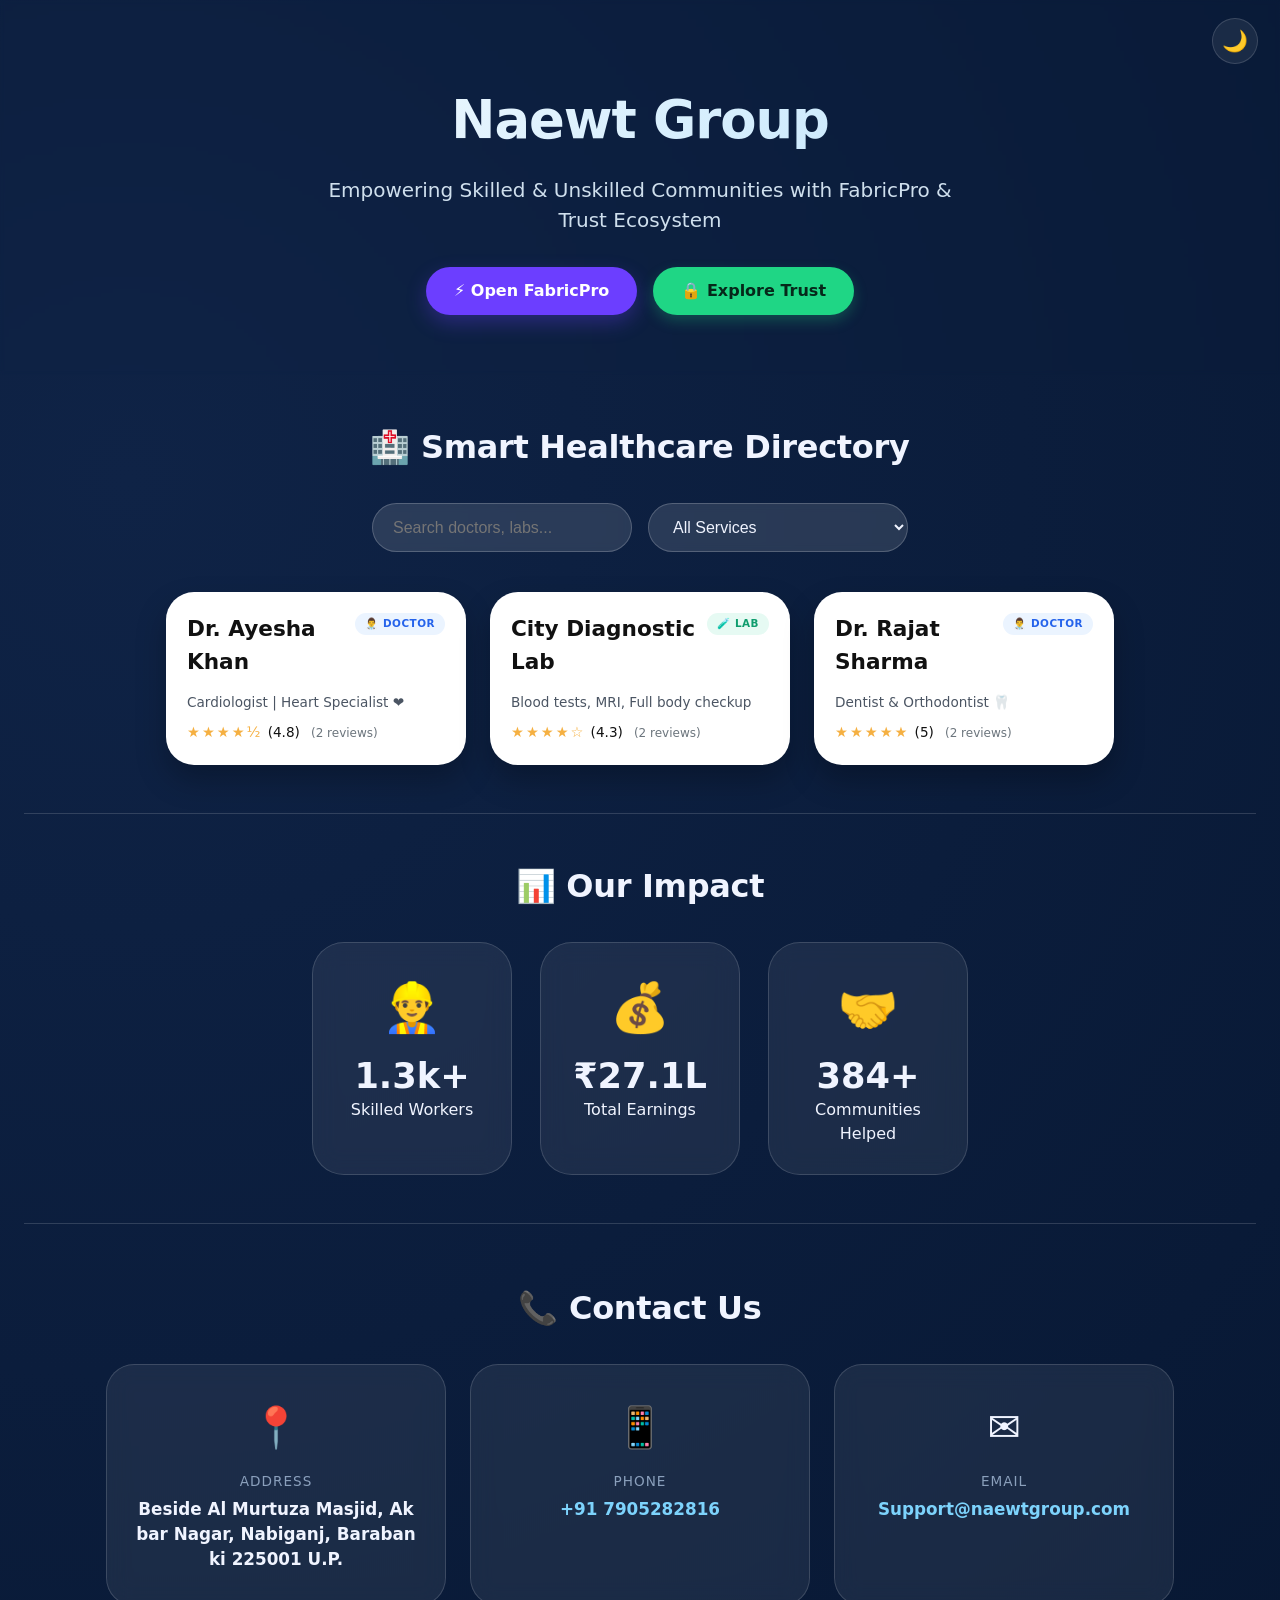
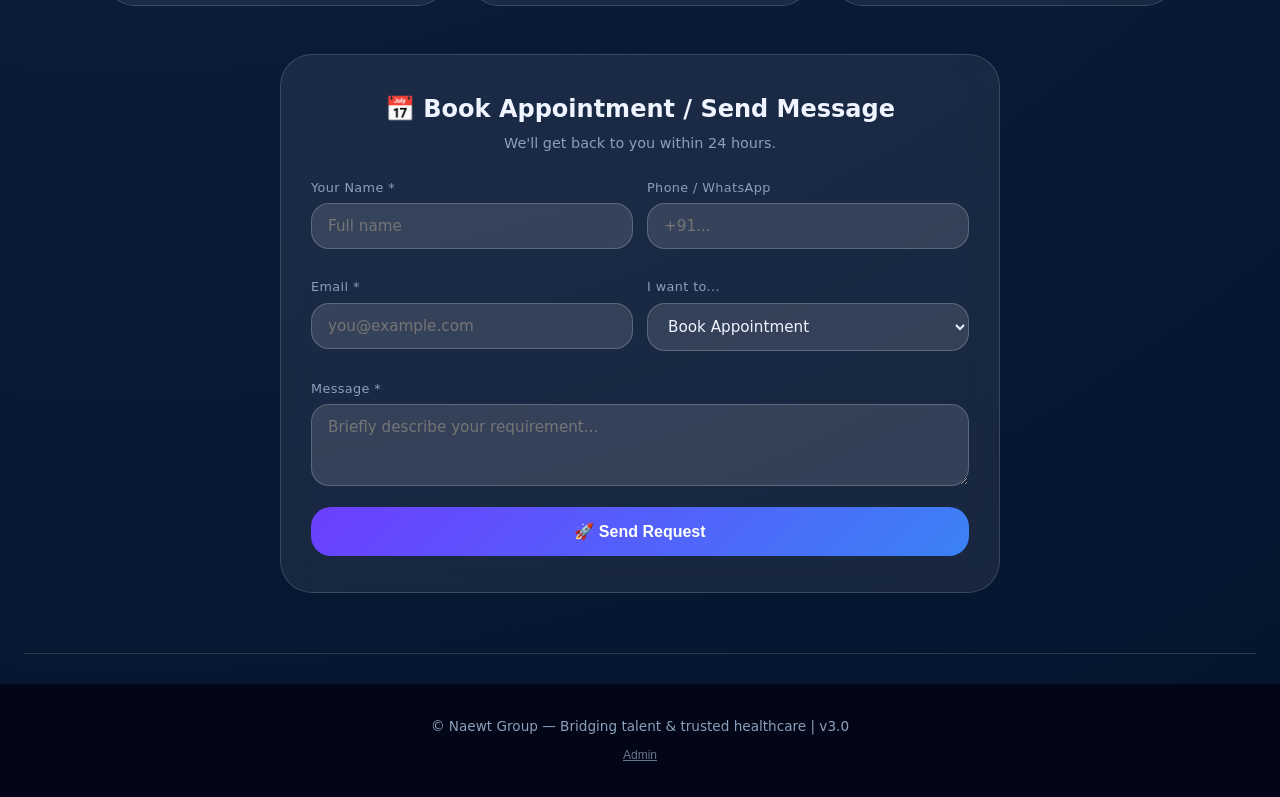
<file: index.html>
<!DOCTYPE html>
<html lang="en" data-theme="dark">
<head>
  <meta charset="UTF-8">
  <meta name="viewport" content="width=device-width, initial-scale=1.0, viewport-fit=cover">
  <title>Naewt Group | Smart Healthcare & Workforce Hub</title>
  <meta name="description" content="Naewt Group connects skilled & unskilled workers with FabricPro, and offers a trusted healthcare directory with real ratings & reviews.">
  <meta name="theme-color" content="#050e1f">
  <meta property="og:type" content="website">
  <meta property="og:title" content="Naewt Group | Smart Healthcare & Workforce Hub">
  <meta property="og:description" content="Trusted healthcare directory with real ratings & reviews, plus FabricPro & Trust ecosystem.">
  <meta property="og:image" content="./opengraph.jpg">
  <link rel="icon" type="image/svg+xml" href="./favicon.svg">
  <script>
    if (location.hostname === "downloads.naewtgroup.com" && !location.pathname.startsWith("/downloads")) {
      location.replace("/downloads/");
    }
  </script>
  <style>
    * { margin: 0; padding: 0; box-sizing: border-box; }
    :root {
      --bg: radial-gradient(circle at 10% 20%, rgb(15, 35, 70), rgb(5, 20, 45));
      --bg-solid: #0c1630;
      --text: #f0f4ff;
      --muted: #cfdfed;
      --muted-2: #8ba0bc;
      --card: rgba(255,255,255,0.07);
      --card-strong: rgba(255,255,255,0.12);
      --card-border: rgba(255,255,255,0.15);
      --input-bg: rgba(255,255,255,0.12);
      --input-border: rgba(255,255,255,0.2);
      --popup-bg: #fff;
      --popup-text: #1e293b;
      --review-bg: #f8fafc;
      --provider-card-bg: #fff;
      --provider-card-text: #111;
      --provider-sub: #4b5563;
      --footer-bg: #020617;
      --accent: #6c3eff;
      --accent-hover: #5a2be0;
      --green: #1fd685;
      --green-hover: #16bc74;
      --gold: #f5b042;
      --blue: #7dd3fc;
      --danger: #ef4444;
      --shadow: rgba(0,0,0,0.25);
    }
    [data-theme="light"] {
      --bg: radial-gradient(circle at 10% 20%, #eef4ff, #dbe7fb);
      --bg-solid: #eef4ff;
      --text: #12203a;
      --muted: #3b4b66;
      --muted-2: #5a6b85;
      --card: rgba(255,255,255,0.75);
      --card-strong: rgba(255,255,255,0.95);
      --card-border: rgba(20,40,80,0.12);
      --input-bg: rgba(255,255,255,0.85);
      --input-border: rgba(20,40,80,0.2);
      --popup-bg: #fff;
      --popup-text: #1e293b;
      --review-bg: #eef4fb;
      --provider-card-bg: #fff;
      --provider-card-text: #111;
      --provider-sub: #4b5563;
      --footer-bg: #0c1630;
      --shadow: rgba(30,50,90,0.15);
    }
    html { scroll-behavior: smooth; }
    body {
      font-family: system-ui, 'Segoe UI', 'Inter', 'Helvetica Neue', sans-serif;
      background: var(--bg);
      color: var(--text);
      line-height: 1.5;
      transition: background 0.4s ease, color 0.3s ease;
    }
    .container { max-width: 1280px; margin: 0 auto; padding: 0 24px; }

    /* Theme toggle */
    .theme-toggle {
      position: fixed; top: 18px; right: 22px; z-index: 5000;
      width: 46px; height: 46px; border-radius: 50%; border: 1px solid var(--card-border);
      background: var(--card); backdrop-filter: blur(8px); color: var(--text);
      font-size: 1.3rem; cursor: pointer; transition: 0.25s;
    }
    .theme-toggle:hover { transform: scale(1.1); background: var(--card-strong); }

    .hero { text-align: center; padding: 80px 20px 60px; backdrop-filter: blur(2px); }
    .hero h1 {
      font-size: 3.3rem; font-weight: 800; letter-spacing: -0.02em;
      background: linear-gradient(135deg, #FFF, #b6e1fc);
      -webkit-background-clip: text; background-clip: text; color: transparent; margin-bottom: 1rem;
    }
    [data-theme="light"] .hero h1 { background: linear-gradient(135deg, #1b2f5a, #3b82f6); -webkit-background-clip: text; background-clip: text; }
    .hero p { font-size: 1.25rem; color: var(--muted); max-width: 650px; margin: 0 auto 2rem; }
    .btn-group { display: flex; flex-wrap: wrap; justify-content: center; gap: 16px; }
    .btn {
      display: inline-block; padding: 12px 28px; border-radius: 48px; font-weight: 600;
      font-size: 1rem; border: none; cursor: pointer; transition: all 0.25s ease;
      text-decoration: none; background: var(--card); backdrop-filter: blur(4px);
      color: var(--text); border: 1px solid var(--card-border);
    }
    .btn-primary { background: var(--accent); box-shadow: 0 8px 20px rgba(108,62,255,0.3); border: none; color: #fff; }
    .btn-primary:hover { background: var(--accent-hover); transform: translateY(-3px); box-shadow: 0 15px 25px -8px rgba(108,62,255,0.5); }
    .btn-secondary { background: var(--green); border: none; box-shadow: 0 6px 14px rgba(31,214,133,0.25); color: #06281a; }
    .btn-secondary:hover { background: var(--green-hover); transform: translateY(-3px); }
    .section { padding: 48px 0; border-bottom: 1px solid var(--card-border); }
    .section-title { font-size: 2rem; font-weight: 700; margin-bottom: 2rem; text-align: center; letter-spacing: -0.3px; }

    /* Impact */
    .impact-grid { display: flex; flex-wrap: wrap; justify-content: center; gap: 28px; margin-top: 20px; }
    .stat-card {
      background: var(--card); backdrop-filter: blur(12px); border-radius: 32px;
      padding: 28px 20px; width: 200px; text-align: center; transition: 0.2s;
      border: 1px solid var(--card-border);
    }
    .stat-card:hover { transform: translateY(-6px); background: var(--card-strong); }
    .stat-emoji { font-size: 3rem; margin-bottom: 12px; }
    .stat-number { font-size: 2.2rem; font-weight: 800; line-height: 1.2; }

    /* Search + Directory */
    .search-panel { display: flex; flex-wrap: wrap; gap: 16px; justify-content: center; margin-bottom: 40px; }
    .search-input, .filter-select {
      padding: 14px 20px; border-radius: 60px; border: none;
      background: var(--input-bg); backdrop-filter: blur(4px); color: var(--text);
      font-size: 1rem; width: 260px; outline: none; transition: 0.2s;
      border: 1px solid var(--input-border);
    }
    .search-input:focus, .filter-select:focus { background: var(--card-strong); border-color: var(--accent); }
    .filter-select option { background: var(--bg-solid); color: var(--text); }
    .directory-grid { display: flex; flex-wrap: wrap; justify-content: center; gap: 24px; }
    .provider-card {
      background: var(--provider-card-bg); color: var(--provider-card-text); width: 300px;
      border-radius: 28px; padding: 20px; cursor: pointer; transition: all 0.25s ease-in-out;
      box-shadow: 0 15px 30px var(--shadow); text-align: left; border: 1px solid transparent;
    }
    .provider-card:hover { transform: scale(1.02) translateY(-6px); box-shadow: 0 25px 40px var(--shadow); }
    .card-top { display: flex; justify-content: space-between; align-items: flex-start; gap: 8px; }
    .card-name { font-size: 1.35rem; font-weight: 700; margin-bottom: 6px; }
    .type-badge {
      font-size: 0.65rem; font-weight: 700; text-transform: uppercase; letter-spacing: 0.5px;
      padding: 3px 10px; border-radius: 30px; white-space: nowrap;
    }
    .type-badge.doctor { background: #ebf4ff; color: #2563eb; }
    .type-badge.lab { background: #e6faf3; color: #0f9d6e; }
    .card-spec { color: var(--provider-sub); font-size: 0.85rem; margin: 8px 0; }
    .stars { color: var(--gold); letter-spacing: 2px; font-size: 0.9rem; }
    .review-count { font-size: 0.75rem; color: #6c757d; margin-left: 6px; }
    .empty-msg { text-align: center; background: var(--card); padding: 40px; border-radius: 48px; width: 100%; border: 1px solid var(--card-border); }

    /* Contact Section */
    .contact-section { padding: 60px 0; border-bottom: 1px solid var(--card-border); }
    .contact-grid { display: flex; flex-wrap: wrap; justify-content: center; gap: 24px; margin-top: 20px; }
    .contact-card {
      background: var(--card); backdrop-filter: blur(12px);
      border-radius: 28px; padding: 32px 28px; min-width: 260px; max-width: 340px;
      text-align: center; border: 1px solid var(--card-border);
      transition: 0.25s; flex: 1;
    }
    .contact-card:hover { transform: translateY(-5px); background: var(--card-strong); }
    .contact-icon { font-size: 2.5rem; margin-bottom: 14px; }
    .contact-label { font-size: 0.85rem; color: var(--muted-2); text-transform: uppercase; letter-spacing: 1px; margin-bottom: 6px; }
    .contact-value { font-size: 1.05rem; font-weight: 600; color: var(--text); word-break: break-all; }
    .contact-value a { color: var(--blue); text-decoration: none; }
    [data-theme="light"] .contact-value a { color: #2563eb; }
    .contact-value a:hover { text-decoration: underline; }

    /* Appointment Form */
    .appointment-wrap { margin-top: 48px; }
    .appointment-card {
      background: var(--card); backdrop-filter: blur(12px); border-radius: 32px;
      border: 1px solid var(--card-border); padding: 36px 30px;
      max-width: 720px; margin: 0 auto;
    }
    .appointment-card h3 { font-size: 1.5rem; text-align: center; margin-bottom: 6px; }
    .appointment-card .form-sub { text-align: center; color: var(--muted-2); font-size: 0.9rem; margin-bottom: 24px; }
    .form-row { display: flex; flex-wrap: wrap; gap: 14px; margin-bottom: 14px; }
    .form-row .form-field { flex: 1 1 220px; }
    .form-field { margin-bottom: 14px; }
    .form-field label { display: block; font-size: 0.8rem; color: var(--muted-2); margin-bottom: 6px; letter-spacing: 0.4px; }
    .form-field input, .form-field textarea, .form-field select {
      width: 100%; padding: 13px 16px; border-radius: 18px;
      border: 1px solid var(--input-border); background: var(--input-bg);
      color: var(--text); font-size: 0.95rem; outline: none; transition: 0.2s; font-family: inherit;
    }
    .form-field input:focus, .form-field textarea:focus, .form-field select:focus { border-color: var(--accent); background: var(--card-strong); }
    .form-field select option { background: var(--bg-solid); color: var(--text); }
    .btn-submit-appt {
      width: 100%; padding: 15px; background: linear-gradient(135deg, var(--accent), #3b82f6);
      color: #fff; border: none; border-radius: 20px; font-size: 1rem; font-weight: 700;
      cursor: pointer; transition: 0.2s;
    }
    .btn-submit-appt:hover { opacity: 0.92; transform: translateY(-2px); }

    /* Popup */
    .popup {
      position: fixed; top: 0; left: 0; width: 100%; height: 100%;
      background: rgba(0,0,0,0.85); backdrop-filter: blur(8px);
      display: none; justify-content: center; align-items: center; z-index: 1000;
    }
    .popup-card {
      background: var(--popup-bg); color: var(--popup-text); width: 90%; max-width: 500px; border-radius: 36px;
      padding: 28px 24px; position: relative; max-height: 85vh; overflow-y: auto;
      box-shadow: 0 40px 60px rgba(0,0,0,0.4);
    }
    .close-popup {
      position: absolute; top: 18px; right: 22px; background: var(--danger); border: none;
      color: white; font-weight: bold; font-size: 1.2rem; width: 34px; height: 34px;
      border-radius: 40px; cursor: pointer; transition: 0.2s;
    }
    .close-popup:hover { background: #dc2626; transform: scale(1.05); }
    .review-item {
      background: var(--review-bg); border-radius: 20px; padding: 12px 16px; margin: 12px 0;
      display: flex; justify-content: space-between; align-items: center; gap: 12px;
      border-left: 4px solid var(--accent);
    }
    .review-text { flex: 1; font-size: 0.9rem; }
    .delete-review {
      background: none; border: none; font-size: 1.2rem; cursor: pointer; color: #a0aec0;
      transition: 0.2s; padding: 4px 8px; border-radius: 30px;
    }
    .delete-review:hover { color: #e53e3e; background: #fff0f0; }
    .rating-stars-static { color: var(--gold); font-size: 0.8rem; letter-spacing: 2px; }
    .add-review-area { margin-top: 24px; background: var(--review-bg); border-radius: 24px; padding: 16px; }
    .rating-input-group { display: flex; gap: 12px; align-items: center; flex-wrap: wrap; margin: 10px 0; }
    .star-rating { display: flex; gap: 5px; direction: ltr; }
    .star-btn { font-size: 1.8rem; background: none; border: none; cursor: pointer; color: #cbd5e1; transition: 0.1s; }
    .star-btn.active { color: #fbbf24; }
    .star-btn:hover { transform: scale(1.2); }
    textarea, .popup-card textarea { width: 100%; border-radius: 24px; border: 1px solid #e2e8f0; padding: 12px; font-family: inherit; resize: vertical; }
    .submit-review {
      background: var(--accent); color: white; border: none; padding: 10px 20px;
      border-radius: 40px; font-weight: 600; margin-top: 12px; width: 100%; cursor: pointer;
      transition: 0.2s;
    }
    .submit-review:hover { background: var(--accent-hover); }

    /* Admin Login Modal */
    .admin-modal {
      position: fixed; top: 0; left: 0; width: 100%; height: 100%;
      background: rgba(0,0,0,0.9); backdrop-filter: blur(10px);
      display: none; justify-content: center; align-items: center; z-index: 2000;
    }
    .admin-modal-card {
      background: var(--bg-solid); border: 1px solid rgba(108,62,255,0.4); color: var(--text);
      width: 90%; max-width: 420px; border-radius: 32px; padding: 36px 28px;
      position: relative; box-shadow: 0 40px 80px rgba(0,0,0,0.6);
    }
    .admin-modal-card h2 { text-align: center; margin-bottom: 8px; font-size: 1.6rem; }
    .admin-modal-card p { text-align: center; color: var(--muted-2); font-size: 0.9rem; margin-bottom: 24px; }
    .admin-input {
      width: 100%; padding: 14px 18px; border-radius: 20px; border: 1px solid var(--card-border);
      background: var(--input-bg); color: var(--text); font-size: 1rem; outline: none;
      margin-bottom: 14px; transition: 0.2s;
    }
    .admin-input:focus { border-color: var(--accent); background: var(--card-strong); }
    .admin-input-label { font-size: 0.8rem; color: var(--muted-2); margin-bottom: 6px; display: block; }
    .btn-admin-login {
      width: 100%; padding: 14px; background: var(--accent); color: white; border: none;
      border-radius: 20px; font-size: 1rem; font-weight: 700; cursor: pointer; transition: 0.2s;
    }
    .btn-admin-login:hover { background: var(--accent-hover); }
    .admin-error { color: #f87171; font-size: 0.85rem; text-align: center; margin-top: 10px; display: none; }
    .close-admin { position: absolute; top: 16px; right: 20px; background: none; border: none; color: var(--muted-2); font-size: 1.5rem; cursor: pointer; }
    .close-admin:hover { color: var(--text); }

    /* Admin Panel */
    .admin-panel-modal {
      position: fixed; top: 0; left: 0; width: 100%; height: 100%;
      background: rgba(0,0,0,0.9); backdrop-filter: blur(10px);
      display: none; justify-content: center; align-items: flex-start;
      z-index: 3000; overflow-y: auto; padding: 20px 0;
    }
    .admin-panel-card {
      background: var(--bg-solid); border: 1px solid rgba(108,62,255,0.4); color: var(--text);
      width: 90%; max-width: 560px; border-radius: 32px; padding: 36px 28px;
      margin: auto; box-shadow: 0 40px 80px rgba(0,0,0,0.6);
    }
    .admin-panel-card h2 { text-align: center; margin-bottom: 4px; font-size: 1.6rem; }
    .admin-panel-card .subtitle { text-align: center; color: var(--muted-2); font-size: 0.85rem; margin-bottom: 28px; }
    .field-group { margin-bottom: 20px; }
    .field-label { font-size: 0.8rem; color: var(--blue); text-transform: uppercase; letter-spacing: 0.8px; margin-bottom: 8px; display: block; }
    [data-theme="light"] .field-label { color: #2563eb; }
    .field-input {
      width: 100%; padding: 14px 18px; border-radius: 16px; border: 1px solid var(--card-border);
      background: var(--input-bg); color: var(--text); font-size: 0.95rem; outline: none;
      transition: 0.2s; font-family: inherit;
    }
    .field-input:focus { border-color: var(--accent); background: var(--card-strong); }
    .btn-save-admin {
      width: 100%; padding: 15px; background: linear-gradient(135deg, var(--accent), #3b82f6);
      color: white; border: none; border-radius: 20px; font-size: 1rem; font-weight: 700;
      cursor: pointer; transition: 0.2s; margin-top: 8px;
    }
    .btn-save-admin:hover { opacity: 0.9; transform: translateY(-2px); }
    .btn-logout-admin {
      width: 100%; padding: 12px; background: rgba(239,68,68,0.15); color: #f87171;
      border: 1px solid rgba(239,68,68,0.3); border-radius: 20px; font-size: 0.9rem;
      font-weight: 600; cursor: pointer; transition: 0.2s; margin-top: 12px;
    }
    .btn-logout-admin:hover { background: rgba(239,68,68,0.25); }
    .save-success { color: #4ade80; font-size: 0.9rem; text-align: center; margin-top: 12px; display: none; }
    .panel-divider { border: none; border-top: 1px solid var(--card-border); margin: 26px 0; }
    .admin-provider-item {
      display: flex; justify-content: space-between; align-items: center; gap: 10px;
      background: var(--input-bg); border: 1px solid var(--card-border);
      border-radius: 16px; padding: 10px 14px; margin-bottom: 10px;
    }
    .admin-provider-item .ap-name { font-weight: 600; font-size: 0.95rem; }
    .admin-provider-item .ap-spec { font-size: 0.75rem; color: var(--muted-2); }
    .admin-provider-item .ap-del {
      background: rgba(239,68,68,0.15); color: #f87171; border: 1px solid rgba(239,68,68,0.3);
      border-radius: 30px; padding: 6px 14px; cursor: pointer; font-size: 0.8rem; font-weight: 600; transition: 0.2s;
    }
    .admin-provider-item .ap-del:hover { background: rgba(239,68,68,0.3); }

    /* Footer */
    .footer { text-align: center; padding: 32px; background: var(--footer-bg); margin-top: 30px; font-size: 0.85rem; color: var(--muted-2); }
    [data-theme="light"] .footer { color: #aebfd6; }
    .admin-login-btn {
      background: none; border: none; color: #66788f; font-size: 0.75rem; cursor: pointer;
      margin-top: 12px; transition: 0.2s; text-decoration: underline;
    }
    .admin-login-btn:hover { color: var(--accent); }

    /* Toast */
    .toast-container {
      position: fixed; bottom: 24px; left: 50%; transform: translateX(-50%);
      z-index: 9000; display: flex; flex-direction: column; gap: 10px; align-items: center; width: 90%; max-width: 420px;
    }
    .toast {
      background: var(--bg-solid); color: var(--text); border: 1px solid var(--card-border);
      border-radius: 40px; padding: 12px 22px; font-size: 0.9rem; font-weight: 500;
      box-shadow: 0 15px 30px rgba(0,0,0,0.35); display: flex; align-items: center; gap: 10px;
      animation: toastIn 0.3s ease; opacity: 1; transition: opacity 0.4s ease;
    }
    .toast.success { border-left: 5px solid var(--green); }
    .toast.error { border-left: 5px solid var(--danger); }
    .toast.info { border-left: 5px solid var(--accent); }
    .toast.hide { opacity: 0; transform: translateY(10px); }
    @keyframes toastIn { from { opacity: 0; transform: translateY(14px); } to { opacity: 1; transform: translateY(0); } }

    @media (max-width: 680px) {
      .hero h1 { font-size: 2.2rem; }
      .container { padding: 0 16px; }
      .stat-card { width: 150px; }
      .provider-card { width: 100%; max-width: 340px; }
      .contact-card { min-width: unset; width: 100%; }
      .theme-toggle { top: 12px; right: 14px; width: 42px; height: 42px; font-size: 1.1rem; }
    }
  </style>
</head>
<body>

<div class="hero">
  <button class="theme-toggle" id="themeToggle" title="Toggle theme" aria-label="Toggle light/dark theme">🌙</button>
  <div class="container">
    <h1 id="siteTitle">Naewt Group</h1>
    <p id="siteTagline">Empowering Skilled & Unskilled Communities with FabricPro & Trust Ecosystem</p>
    <div class="btn-group">
      <a href="https://fab.naewtgroup.com" target="_blank" rel="noopener noreferrer" class="btn btn-primary">⚡ Open FabricPro</a>
      <a href="https://trust.naewtgroup.com" target="_blank" rel="noopener noreferrer" class="btn btn-secondary">🔒 Explore Trust</a>
    </div>
  </div>
</div>

<div class="container">
  <!-- Healthcare Directory Section -->
  <div class="section">
    <h2 class="section-title">🏥 Smart Healthcare Directory</h2>
    <div class="search-panel">
      <input type="text" id="searchInput" class="search-input" placeholder="Search doctors, labs..." autocomplete="off" aria-label="Search providers">
      <select id="filterSelect" class="filter-select" aria-label="Filter by type">
        <option value="all">All Services</option>
        <option value="doctor">👨‍⚕️ Doctors</option>
        <option value="lab">🧪 Labs & Diagnostics</option>
      </select>
    </div>
    <div id="directoryList" class="directory-grid"></div>
  </div>

  <!-- Our Impact Section -->
  <div class="section">
    <h2 class="section-title">📊 Our Impact</h2>
    <div class="impact-grid">
      <div class="stat-card"><div class="stat-emoji">👷‍♂️</div><div class="stat-number" data-target="1280">0+</div><div>Skilled Workers</div></div>
      <div class="stat-card"><div class="stat-emoji">💰</div><div class="stat-number" data-target="2850000">0₹</div><div>Total Earnings</div></div>
      <div class="stat-card"><div class="stat-emoji">🤝</div><div class="stat-number" data-target="384">0+</div><div>Communities Helped</div></div>
    </div>
  </div>

  <!-- Contact Section -->
  <div class="contact-section">
    <h2 class="section-title">📞 Contact Us</h2>
    <div class="contact-grid">
      <div class="contact-card">
        <div class="contact-icon">📍</div>
        <div class="contact-label">Address</div>
        <div class="contact-value" id="contactAddress">Beside Al Murtuza Masjid, Akbar Nagar, Nabiganj, Barabanki 225001 U.P.</div>
      </div>
      <div class="contact-card">
        <div class="contact-icon">📱</div>
        <div class="contact-label">Phone</div>
        <div class="contact-value"><a id="contactPhone" href="tel:+917905282816">+91 7905282816</a></div>
      </div>
      <div class="contact-card">
        <div class="contact-icon">✉️</div>
        <div class="contact-label">Email</div>
        <div class="contact-value"><a id="contactEmail" href="mailto:Support@naewtgroup.com">Support@naewtgroup.com</a></div>
      </div>
    </div>

    <!-- NEW: Appointment / Message Form -->
    <div class="appointment-wrap">
      <div class="appointment-card">
        <h3>📅 Book Appointment / Send Message</h3>
        <p class="form-sub">We'll get back to you within 24 hours.</p>
        <form id="appointmentForm" novalidate>
          <div class="form-row">
            <div class="form-field">
              <label for="aptName">Your Name *</label>
              <input type="text" id="aptName" placeholder="Full name" autocomplete="name" required>
            </div>
            <div class="form-field">
              <label for="aptPhone">Phone / WhatsApp</label>
              <input type="tel" id="aptPhone" placeholder="+91..." autocomplete="tel">
            </div>
          </div>
          <div class="form-row">
            <div class="form-field">
              <label for="aptEmail">Email *</label>
              <input type="email" id="aptEmail" placeholder="you@example.com" autocomplete="email" required>
            </div>
            <div class="form-field">
              <label for="aptType">I want to...</label>
              <select id="aptType">
                <option value="appointment">Book Appointment</option>
                <option value="consultation">Consultation</option>
                <option value="workforce">Workforce / FabricPro</option>
                <option value="other">Other Query</option>
              </select>
            </div>
          </div>
          <div class="form-field">
            <label for="aptMessage">Message *</label>
            <textarea id="aptMessage" rows="3" placeholder="Briefly describe your requirement..." required></textarea>
          </div>
          <button type="submit" class="btn-submit-appt">🚀 Send Request</button>
        </form>
      </div>
    </div>
  </div>
</div>

<footer class="footer">
  © Naewt Group — Bridging talent & trusted healthcare | v3.0
  <br>
  <button class="admin-login-btn" onclick="openAdminLogin()">Admin</button>
</footer>

<!-- Healthcare Provider POPUP -->
<div id="popupModal" class="popup" role="dialog" aria-label="Provider details">
  <div class="popup-card">
    <button class="close-popup" id="closePopupBtn" aria-label="Close">✕</button>
    <h2 id="popupName" style="margin-top: 0;">Name</h2>
    <p id="popupSpec" style="color: #4b5563;"></p>
    <div id="popupRatingArea" style="margin: 8px 0 12px;"></div>
    <h4>📝 Community Reviews</h4>
    <div id="popupReviewsList" style="max-height: 280px; overflow-y: auto; margin: 12px 0;"></div>
    <div class="add-review-area">
      <strong>✍️ Leave your rating & review</strong>
      <div class="rating-input-group">
        <span>Your rating:</span>
        <div id="starSelector" class="star-rating" role="radiogroup" aria-label="Select rating"></div>
      </div>
      <textarea id="reviewTextArea" rows="2" placeholder="Share your experience... (min 2 characters)"></textarea>
      <button id="submitReviewBtn" class="submit-review">✅ Submit Review</button>
    </div>
  </div>
</div>

<!-- Admin Login Modal -->
<div id="adminLoginModal" class="admin-modal" role="dialog" aria-label="Admin login">
  <div class="admin-modal-card">
    <button class="close-admin" onclick="closeAdminLogin()" aria-label="Close">✕</button>
    <h2>🔐 Admin Login</h2>
    <p>Enter password to access admin panel</p>
    <label class="admin-input-label" for="adminPasswordInput">Password</label>
    <input type="password" id="adminPasswordInput" class="admin-input" placeholder="Enter admin password" onkeydown="if(event.key==='Enter') checkAdminLogin()">
    <button class="btn-admin-login" onclick="checkAdminLogin()">Login →</button>
    <div class="admin-error" id="adminError">❌ Wrong password. Try again.</div>
  </div>
</div>

<!-- Admin Panel Modal -->
<div id="adminPanelModal" class="admin-panel-modal" role="dialog" aria-label="Admin panel">
  <div class="admin-panel-card">
    <h2>⚙️ Admin Panel</h2>
    <p class="subtitle">Edit contact details & manage directory</p>

    <div class="field-group">
      <label class="field-label">Company Name</label>
      <input type="text" id="editTitle" class="field-input" placeholder="Naewt Group">
    </div>
    <div class="field-group">
      <label class="field-label">Tagline / Description</label>
      <textarea id="editTagline" class="field-input" rows="2" placeholder="Your company tagline..."></textarea>
    </div>
    <div class="field-group">
      <label class="field-label">Address</label>
      <textarea id="editAddress" class="field-input" rows="3" placeholder="Full address..."></textarea>
    </div>
    <div class="field-group">
      <label class="field-label">Phone Number</label>
      <input type="text" id="editPhone" class="field-input" placeholder="+91 XXXXXXXXXX">
    </div>
    <div class="field-group">
      <label class="field-label">Email Address</label>
      <input type="email" id="editEmail" class="field-input" placeholder="email@example.com">
    </div>

    <button class="btn-save-admin" onclick="saveAdminChanges()">💾 Save Contact Changes</button>
    <div class="save-success" id="saveSuccess">✅ Changes saved successfully!</div>

    <hr class="panel-divider">

    <p class="subtitle" style="margin-bottom:16px;">➕ Add New Provider</p>
    <div class="field-group">
      <label class="field-label">Provider Name</label>
      <input type="text" id="newProviderName" class="field-input" placeholder="e.g. Dr. Meera Verma">
    </div>
    <div class="field-group">
      <label class="field-label">Type</label>
      <select id="newProviderType" class="field-input">
        <option value="doctor">👨‍⚕️ Doctor</option>
        <option value="lab">🧪 Lab / Diagnostics</option>
      </select>
    </div>
    <div class="field-group">
      <label class="field-label">Speciality / Description</label>
      <input type="text" id="newProviderSpec" class="field-input" placeholder="e.g. Orthopedic Surgeon 🦴">
    </div>
    <button class="btn-save-admin" onclick="addProvider()">➕ Add Provider</button>

    <hr class="panel-divider">

    <p class="subtitle" style="margin-bottom:16px;">🗂️ Manage Providers</p>
    <div id="adminProviderList"></div>

    <button class="btn-logout-admin" onclick="logoutAdmin()">🚪 Logout</button>
  </div>
</div>

<!-- Toast container -->
<div class="toast-container" id="toastContainer" aria-live="polite"></div>

<script>
  // ========== HELPERS ==========
  function escapeHtml(str) {
    if (!str) return '';
    return String(str).replace(/[&<>"']/g, m => ({'&':'&amp;','<':'&lt;','>':'&gt;','"':'&quot;',"'":'&#39;'}[m]));
  }

  // Toast notifications
  function showToast(message, type) {
    const container = document.getElementById("toastContainer");
    const t = document.createElement("div");
    t.className = "toast " + (type || "info");
    const icon = type === "success" ? "✅" : type === "error" ? "⚠️" : "ℹ️";
    t.innerHTML = icon + " " + escapeHtml(message);
    container.appendChild(t);
    setTimeout(() => { t.classList.add("hide"); setTimeout(() => t.remove(), 500); }, 2800);
  }

  // ========== THEME ==========
  function applyTheme(theme) {
    document.documentElement.setAttribute("data-theme", theme);
    document.getElementById("themeToggle").textContent = theme === "light" ? "☀️" : "🌙";
    const meta = document.querySelector('meta[name="theme-color"]');
    if (meta) meta.setAttribute("content", theme === "light" ? "#eef4ff" : "#050e1f");
  }
  function initTheme() {
    const saved = localStorage.getItem("naewt_theme_v1");
    const theme = saved === "light" || saved === "dark" ? saved : "dark";
    applyTheme(theme);
    document.getElementById("themeToggle").addEventListener("click", () => {
      const next = document.documentElement.getAttribute("data-theme") === "light" ? "dark" : "light";
      applyTheme(next);
      localStorage.setItem("naewt_theme_v1", next);
    });
  }

  // ========== CONTACT DATA ==========
  const DEFAULT_CONTACT = {
    title: "Naewt Group",
    tagline: "Empowering Skilled & Unskilled Communities with FabricPro & Trust Ecosystem",
    address: "Beside Al Murtuza Masjid, Akbar Nagar, Nabiganj, Barabanki 225001 U.P.",
    phone: "+91 7905282816",
    email: "Support@naewtgroup.com"
  };

  function loadContactData() {
    const raw = localStorage.getItem("naewt_contact_v1");
    if (!raw) return DEFAULT_CONTACT;
    try { return Object.assign({}, DEFAULT_CONTACT, JSON.parse(raw)); }
    catch(e) { return DEFAULT_CONTACT; }
  }

  function applyContactData() {
    const d = loadContactData();
    const titleEl = document.getElementById("siteTitle");
    const taglineEl = document.getElementById("siteTagline");
    const addrEl = document.getElementById("contactAddress");
    const phoneEl = document.getElementById("contactPhone");
    const emailEl = document.getElementById("contactEmail");
    if (titleEl) titleEl.textContent = d.title;
    if (taglineEl) taglineEl.textContent = d.tagline;
    if (addrEl) addrEl.textContent = d.address;
    if (phoneEl) { phoneEl.textContent = d.phone; phoneEl.href = "tel:" + String(d.phone).replace(/\s+/g, ''); }
    if (emailEl) { emailEl.textContent = d.email; emailEl.href = "mailto:" + d.email; }
    document.title = d.title + " | Smart Healthcare & Workforce Hub";
  }

  // ========== ADMIN AUTH ==========
  const ADMIN_PASS = "@Nafees2816@";

  function openAdminLogin() {
    document.getElementById("adminPasswordInput").value = "";
    document.getElementById("adminError").style.display = "none";
    document.getElementById("adminLoginModal").style.display = "flex";
    setTimeout(() => document.getElementById("adminPasswordInput").focus(), 100);
  }

  function closeAdminLogin() {
    document.getElementById("adminLoginModal").style.display = "none";
  }

  function checkAdminLogin() {
    const val = document.getElementById("adminPasswordInput").value;
    if (val === ADMIN_PASS) {
      closeAdminLogin();
      openAdminPanel();
    } else {
      document.getElementById("adminError").style.display = "block";
      document.getElementById("adminPasswordInput").value = "";
      document.getElementById("adminPasswordInput").focus();
    }
  }

  function openAdminPanel() {
    const d = loadContactData();
    document.getElementById("editTitle").value = d.title;
    document.getElementById("editTagline").value = d.tagline;
    document.getElementById("editAddress").value = d.address;
    document.getElementById("editPhone").value = d.phone;
    document.getElementById("editEmail").value = d.email;
    document.getElementById("saveSuccess").style.display = "none";
    document.getElementById("newProviderName").value = "";
    document.getElementById("newProviderSpec").value = "";
    document.getElementById("adminProviderList").innerHTML = "";
    renderDirectory2Admin();
    document.getElementById("adminPanelModal").style.display = "flex";
  }

  function saveAdminChanges() {
    const data = {
      title: document.getElementById("editTitle").value.trim() || DEFAULT_CONTACT.title,
      tagline: document.getElementById("editTagline").value.trim() || DEFAULT_CONTACT.tagline,
      address: document.getElementById("editAddress").value.trim() || DEFAULT_CONTACT.address,
      phone: document.getElementById("editPhone").value.trim() || DEFAULT_CONTACT.phone,
      email: document.getElementById("editEmail").value.trim() || DEFAULT_CONTACT.email,
    };
    localStorage.setItem("naewt_contact_v1", JSON.stringify(data));
    applyContactData();
    const successEl = document.getElementById("saveSuccess");
    successEl.style.display = "block";
    showToast("Contact details saved!", "success");
    setTimeout(() => { successEl.style.display = "none"; }, 2500);
  }

  function logoutAdmin() {
    document.getElementById("adminPanelModal").style.display = "none";
  }

  // Close modals on backdrop click
  document.getElementById("adminLoginModal").addEventListener("click", function(e) {
    if (e.target === this) closeAdminLogin();
  });
  document.getElementById("adminPanelModal").addEventListener("click", function(e) {
    if (e.target === this) logoutAdmin();
  });

  // ========== HEALTHCARE DIRECTORY ==========
  let providers = [
    { name: "Dr. Ayesha Khan", type: "doctor", spec: "Cardiologist | Heart Specialist ❤️", reviews: [{ text: "Very attentive and accurate diagnosis", rating: 5 }, { text: "Helpful staff and modern clinic", rating: 4.5 }] },
    { name: "City Diagnostic Lab", type: "lab", spec: "Blood tests, MRI, Full body checkup", reviews: [{ text: "Fast reports and affordable price", rating: 4.5 }, { text: "Clean and professional", rating: 4 }] },
    { name: "Dr. Rajat Sharma", type: "doctor", spec: "Dentist & Orthodontist 🦷", reviews: [{ text: "Painless extraction, amazing care", rating: 5 }, { text: "Friendly environment, very clean", rating: 5 }] }
  ];

  function sanitizeProvider(p) {
    return {
      name: typeof p.name === "string" ? p.name : "Unknown",
      type: (p.type === "doctor" || p.type === "lab") ? p.type : "doctor",
      spec: typeof p.spec === "string" ? p.spec : "",
      reviews: Array.isArray(p.reviews) ? p.reviews.filter(r => r && typeof r === "object").map(r => ({
        text: typeof r.text === "string" ? r.text : "",
        rating: typeof r.rating === "number" && r.rating >= 0 && r.rating <= 5 ? r.rating : 5
      })).filter(r => r.text) : []
    };
  }

  function computeAvgRating(reviews) {
    if (!reviews.length) return 0;
    return Math.round(reviews.reduce((s, r) => s + r.rating, 0) / reviews.length * 10) / 10;
  }

  // Half-star aware rendering
  function starsRaw(rating) {
    const full = Math.floor(rating);
    const half = (rating % 1) >= 0.5 ? 1 : 0;
    return '★'.repeat(full) + (half ? '½' : '') + '☆'.repeat(Math.max(0, 5 - full - half));
  }

  function renderStarsHtml(rating) {
    const display = Math.round(rating * 10) / 10;
    return `<span class="stars">${starsRaw(display)}</span> <span style="font-size:0.85rem;">(${display})</span>`;
  }

  function saveToLocal() { localStorage.setItem("naewt_health_data_v2", JSON.stringify(providers)); }

  function loadFromLocal() {
    const raw = localStorage.getItem("naewt_health_data_v2");
    if (!raw) return;
    try {
      const parsed = JSON.parse(raw);
      if (Array.isArray(parsed) && parsed.length) {
        providers = parsed.map(sanitizeProvider).filter(p => p.name);
        // Merge any new default providers that the user hasn't removed
        const existing = new Set(providers.map(p => p.name.toLowerCase()));
        providers = providers.concat(DEFAULT_PROVIDERS.filter(dp => !existing.has(dp.name.toLowerCase())));
      }
    } catch(e) { console.warn("Failed to load directory data", e); }
  }

  const DEFAULT_PROVIDERS = [
    { name: "Dr. Ayesha Khan", type: "doctor", spec: "Cardiologist | Heart Specialist ❤️", reviews: [{ text: "Very attentive and accurate diagnosis", rating: 5 }, { text: "Helpful staff and modern clinic", rating: 4.5 }] },
    { name: "City Diagnostic Lab", type: "lab", spec: "Blood tests, MRI, Full body checkup", reviews: [{ text: "Fast reports and affordable price", rating: 4.5 }, { text: "Clean and professional", rating: 4 }] },
    { name: "Dr. Rajat Sharma", type: "doctor", spec: "Dentist & Orthodontist 🦷", reviews: [{ text: "Painless extraction, amazing care", rating: 5 }, { text: "Friendly environment, very clean", rating: 5 }] }
  ];

  let currentFilter = "all", currentSearch = "";

  function typeBadgeHtml(type) {
    return type === "lab"
      ? `<span class="type-badge lab">🧪 Lab</span>`
      : `<span class="type-badge doctor">👨‍⚕️ Doctor</span>`;
  }

  function renderDirectory() {
    const container = document.getElementById("directoryList");
    if (!container) return;
    const term = currentSearch.toLowerCase();
    let filtered = providers.filter(p =>
      (currentFilter === "all" || p.type === currentFilter) &&
      (p.name.toLowerCase().includes(term) || p.spec.toLowerCase().includes(term))
    );
    if (!filtered.length) {
      container.innerHTML = `<div class="empty-msg">✨ No matching providers. Try different keyword.</div>`;
      return;
    }
    container.innerHTML = filtered.map((p, fi) => {
      const avg = computeAvgRating(p.reviews);
      const idx = providers.indexOf(p);
      return `<div class="provider-card" data-idx="${idx}" role="button" tabindex="0" aria-label="Open ${escapeHtml(p.name)}">
        <div class="card-top">
          <div class="card-name">${escapeHtml(p.name)}</div>
          ${typeBadgeHtml(p.type)}
        </div>
        <div class="card-spec">${escapeHtml(p.spec)}</div>
        <div>${renderStarsHtml(avg)} <span class="review-count">(${p.reviews.length} reviews)</span></div>
      </div>`;
    }).join('');

    document.querySelectorAll('.provider-card').forEach(card => {
      const open = () => openPopup(parseInt(card.getAttribute('data-idx')));
      card.addEventListener('click', open);
      card.addEventListener('keydown', e => { if (e.key === "Enter" || e.key === " ") { e.preventDefault(); open(); } });
    });
  }

  function renderDirectory2Admin() {
    const list = document.getElementById("adminProviderList");
    if (!list) return;
    if (!providers.length) { list.innerHTML = "<p style='color:var(--muted-2);font-size:0.85rem;'>No providers yet.</p>"; return; }
    list.innerHTML = providers.map((p, i) => `
      <div class="admin-provider-item">
        <div>
          <div class="ap-name">${escapeHtml(p.name)}</div>
          <div class="ap-spec">${escapeHtml(p.spec)}</div>
        </div>
        <button class="ap-del" data-idx="${i}">Delete</button>
      </div>`).join('');
    list.querySelectorAll('.ap-del').forEach(btn => {
      btn.addEventListener('click', () => deleteProvider(parseInt(btn.getAttribute('data-idx'))));
    });
  }

  function addProvider() {
    const name = document.getElementById("newProviderName").value.trim();
    const spec = document.getElementById("newProviderSpec").value.trim();
    const type = document.getElementById("newProviderType").value;
    if (!name) { showToast("Provider name is required.", "error"); return; }
    if (!spec) { showToast("Speciality / description is required.", "error"); return; }
    providers.push({ name: name, type: type, spec: spec, reviews: [] });
    saveToLocal();
    renderDirectory();
    renderDirectory2Admin();
    document.getElementById("newProviderName").value = "";
    document.getElementById("newProviderSpec").value = "";
    showToast("Provider added successfully!", "success");
  }

  function deleteProvider(idx) {
    if (idx < 0 || idx >= providers.length) return;
    const name = providers[idx].name;
    providers.splice(idx, 1);
    saveToLocal();
    renderDirectory();
    renderDirectory2Admin();
    showToast('Provider "' + name + '" deleted.', "info");
  }

  // ========== POPUP / REVIEWS ==========
  let activePopupIndex = 0, currentStarValue = 5;

  function buildStarSelector(el, init) {
    el.innerHTML = '';
    for (let i = 1; i <= 5; i++) {
      const b = document.createElement('button');
      b.innerText = '★'; b.className = 'star-btn'; b.type = 'button';
      b.setAttribute('aria-label', i + ' star' + (i > 1 ? 's' : ''));
      if (i <= init) b.classList.add('active');
      b.addEventListener('click', e => { e.preventDefault(); currentStarValue = i; updateStarUI(el, i); });
      el.appendChild(b);
    }
  }

  function updateStarUI(el, rating) {
    el.querySelectorAll('.star-btn').forEach((b, i) => b.classList.toggle('active', i < rating));
  }

  function openPopup(idx) {
    activePopupIndex = idx;
    const p = providers[idx]; if (!p) return;
    const avg = computeAvgRating(p.reviews);
    document.getElementById("popupName").innerText = p.name;
    document.getElementById("popupSpec").innerHTML = escapeHtml(p.spec);
    document.getElementById("popupRatingArea").innerHTML = `<div style="display:flex;align-items:center;gap:6px;flex-wrap:wrap;">⭐ Average: <strong>${avg}</strong> ${renderStarsHtml(avg)}</div>`;
    const list = document.getElementById("popupReviewsList");
    if (!p.reviews.length) {
      list.innerHTML = "<p style='color:#94a3b8;'>✨ No reviews yet. Be the first!</p>";
    } else {
      list.innerHTML = p.reviews.map((r, ri) => `
        <div class="review-item">
          <div class="review-text">
            <div><span style="color:#f5b042;">${starsRaw(r.rating)}</span> <span style="font-size:0.7rem;color:#94a3b8;">(${r.rating})</span></div>
            <div>"${escapeHtml(r.text)}"</div>
          </div>
          <button class="delete-review" data-ri="${ri}" aria-label="Delete review">🗑️</button>
        </div>`).join('');
      list.querySelectorAll('.delete-review').forEach(b => {
        b.addEventListener('click', e => { e.stopPropagation(); deleteReview(activePopupIndex, parseInt(b.getAttribute('data-ri'))); });
      });
    }
    buildStarSelector(document.getElementById("starSelector"), 5);
    document.getElementById("reviewTextArea").value = "";
    document.getElementById("popupModal").style.display = "flex";
  }

  function deleteReview(pi, ri) {
    if (providers[pi] && providers[pi].reviews[ri] !== undefined) {
      providers[pi].reviews.splice(ri, 1);
      saveToLocal();
      renderDirectory();
      showToast("Review deleted.", "info");
      openPopup(pi);
    }
  }

  function addReview() {
    const text = document.getElementById("reviewTextArea").value.trim();
    if (text.length < 2) { showToast("Please write a meaningful review.", "error"); return; }
    if (!providers[activePopupIndex]) return;
    providers[activePopupIndex].reviews.push({ text: text, rating: currentStarValue });
    saveToLocal();
    renderDirectory();
    showToast("Review submitted. Thank you!", "success");
    openPopup(activePopupIndex);
  }

  function closePopup() { document.getElementById("popupModal").style.display = "none"; }

  // ========== ANIMATE STATS ==========
  function animateNumbers() {
    document.querySelectorAll('.stat-number').forEach(el => {
      const target = parseInt(el.getAttribute('data-target'));
      if (isNaN(target)) return;
      let current = 0;
      const step = Math.max(1, Math.ceil(target / 60));
      const render = () => {
        if (target >= 100000) el.innerText = '₹' + (target / 100000).toFixed(1) + 'L';
        else if (target >= 1000) el.innerText = (target / 1000).toFixed(1) + 'k+';
        else el.innerText = target + '+';
      };
      const update = () => {
        current = Math.min(current + step, target);
        if (target >= 100000) el.innerText = '₹' + (current / 100000).toFixed(1) + 'L';
        else if (target >= 1000) el.innerText = (current / 1000).toFixed(1) + 'k+';
        else el.innerText = current + '+';
        if (current < target) requestAnimationFrame(() => setTimeout(update, 16));
      };
      render();
      update();
    });
  }

  // ========== APPOINTMENT FORM ==========
  function initAppointmentForm() {
    const form = document.getElementById("appointmentForm");
    form.addEventListener("submit", function(e) {
      e.preventDefault();
      const name = document.getElementById("aptName").value.trim();
      const email = document.getElementById("aptEmail").value.trim();
      const phone = document.getElementById("aptPhone").value.trim();
      const type = document.getElementById("aptType").value;
      const message = document.getElementById("aptMessage").value.trim();

      if (name.length < 2) { showToast("Please enter your name.", "error"); return; }
      if (!/^[^\s@]+@[^\s@]+\.[^\s@]+$/.test(email)) { showToast("Please enter a valid email.", "error"); return; }
      if (message.length < 5) { showToast("Please write a short message.", "error"); return; }

      const entry = { name, email, phone, type, message, date: new Date().toISOString() };
      const all = localStorage.getItem("naewt_appointments_v1");
      let arr = [];
      try { arr = all ? JSON.parse(all) : []; if (!Array.isArray(arr)) arr = []; } catch(err) { arr = []; }
      arr.push(entry);
      localStorage.setItem("naewt_appointments_v1", JSON.stringify(arr));

      // Reset form
      form.reset();
      showToast("Request sent! We'll contact you within 24 hrs.", "success");
    });
  }

  // ========== INIT ==========
  function init() {
    initTheme();
    applyContactData();
    loadFromLocal();
    renderDirectory();
    animateNumbers();
    initAppointmentForm();

    document.getElementById("searchInput").addEventListener("input", e => { currentSearch = e.target.value; renderDirectory(); });
    document.getElementById("filterSelect").addEventListener("change", e => { currentFilter = e.target.value; renderDirectory(); });
    document.getElementById("closePopupBtn").addEventListener("click", closePopup);
    document.getElementById("submitReviewBtn").addEventListener("click", addReview);
    document.getElementById("popupModal").addEventListener("click", e => { if (e.target === document.getElementById("popupModal")) closePopup(); });

    // Unified Escape handling
    document.addEventListener("keydown", e => {
      if (e.key === "Escape") {
        if (document.getElementById("popupModal").style.display === "flex") closePopup();
        else if (document.getElementById("adminPanelModal").style.display === "flex") logoutAdmin();
        else if (document.getElementById("adminLoginModal").style.display === "flex") closeAdminLogin();
      }
    });
  }

  init();
</script>
</body>
</html>
</file>
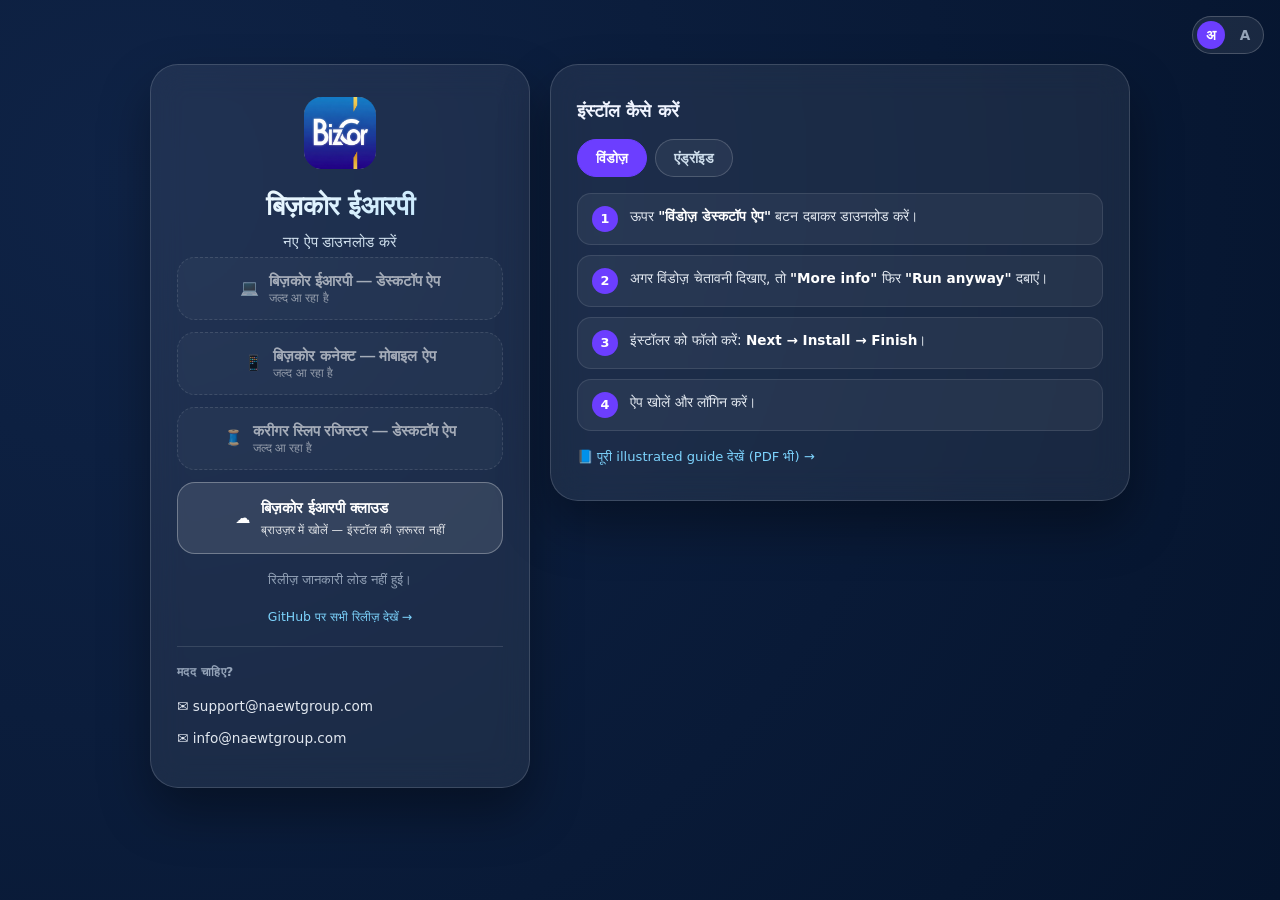
<file: downloads/index.html>
<!DOCTYPE html>
<html lang="hi">
<head>
  <meta charset="UTF-8">
  <meta name="viewport" content="width=device-width, initial-scale=1.0, viewport-fit=cover">
  <title>Download BizCor ERP | Naewt Group</title>
  <meta name="description" content="Download the latest BizCor ERP desktop app (Windows) and BizCor Connect mobile app (Android).">
  <link rel="icon" href="/favicon.svg" type="image/svg+xml">
  <script src="/downloads/contact-config.js"></script>
  <style>
    * { margin: 0; padding: 0; box-sizing: border-box; }
    body {
      font-family: system-ui, 'Segoe UI', 'Inter', 'Helvetica Neue', sans-serif;
      background: radial-gradient(circle at 10% 20%, rgb(15, 35, 70), rgb(5, 20, 45));
      color: #f0f4ff;
      line-height: 1.5;
      min-height: 100vh;
      padding: 20px 16px;
    }

    .langToggle {
      position: fixed; top: 16px; right: 16px; z-index: 20;
      display: flex; align-items: center; gap: 6px;
      background: rgba(255,255,255,0.08); border: 1px solid rgba(255,255,255,0.2);
      border-radius: 30px; padding: 4px; cursor: pointer; user-select: none;
    }
    .langToggle .glyph {
      width: 28px; height: 28px; border-radius: 50%; display: flex; align-items: center; justify-content: center;
      font-weight: 800; font-size: 0.85rem; color: #94a3b8; transition: all 0.2s ease;
    }
    .langToggle .glyph.active { background: #6c3eff; color: white; }

    .page {
      max-width: 980px; margin: 0 auto;
      display: grid; grid-template-columns: 380px 1fr; gap: 20px;
      align-items: start;
      padding-top: 44px;
    }
    @media (max-width: 800px) {
      .page { grid-template-columns: 1fr; }
    }

    .card {
      background: rgba(255,255,255,0.07);
      backdrop-filter: blur(16px);
      border: 1px solid rgba(255,255,255,0.15);
      border-radius: 28px;
      padding: 32px 26px;
      box-shadow: 0 25px 50px rgba(0,0,0,0.35);
    }

    .left { text-align: center; }
    .logo-img { width: 72px; height: 72px; border-radius: 18px; margin-bottom: 10px; }
    h1 {
      font-size: 1.7rem; font-weight: 800; letter-spacing: -0.02em;
      background: linear-gradient(135deg, #FFF, #b6e1fc);
      -webkit-background-clip: text; background-clip: text; color: transparent;
      margin-bottom: 4px;
    }
    .subtitle { color: #cfdfed; font-size: 0.92rem; margin-bottom: 4px; }
    .version-badge {
      display: inline-block; margin: 8px 0 20px; padding: 5px 16px;
      background: rgba(108,62,255,0.25); border: 1px solid rgba(108,62,255,0.5);
      color: #d7c9ff; border-radius: 30px; font-size: 0.78rem; font-weight: 600;
    }
    .btn-group { display: flex; flex-direction: column; gap: 12px; }
    .btn {
      display: flex; align-items: center; justify-content: center; gap: 10px;
      padding: 14px 18px; border-radius: 18px; font-weight: 700; font-size: 0.95rem;
      border: none; cursor: pointer; transition: all 0.25s ease; text-decoration: none;
      color: white;
    }
    .btn-primary { background: #6c3eff; box-shadow: 0 8px 20px rgba(108,62,255,0.35); }
    .btn-primary:hover { background: #5a2be0; transform: translateY(-3px); }
    .btn-secondary { background: #1fd685; box-shadow: 0 8px 20px rgba(31,214,133,0.3); }
    .btn-secondary:hover { background: #16bc74; transform: translateY(-3px); }
    .btn-tertiary { background: #ff9f43; box-shadow: 0 8px 20px rgba(255,159,67,0.3); }
    .btn-tertiary:hover { background: #e8890f; transform: translateY(-3px); }
    .btn-cloud { background: rgba(255,255,255,0.1); border: 1.5px solid rgba(255,255,255,0.3); box-shadow: none; }
    .btn-cloud:hover { background: rgba(255,255,255,0.18); transform: translateY(-3px); }
    .btn-disabled { background: rgba(255,255,255,0.05); border: 1.5px dashed rgba(255,255,255,0.2); box-shadow: none; cursor: default; opacity: 0.6; }
    .btn small { display: block; font-weight: 400; opacity: 0.85; font-size: 0.72rem; margin-top: 2px; }
    .btn-text { text-align: left; }
    .status { margin-top: 16px; font-size: 0.82rem; color: #94a3b8; }
    .spinner {
      width: 22px; height: 22px; border: 3px solid rgba(255,255,255,0.25);
      border-top-color: white; border-radius: 50%; animation: spin 0.8s linear infinite;
      margin: 0 auto;
    }
    @keyframes spin { to { transform: rotate(360deg); } }
    .footer-link { display: block; margin-top: 18px; font-size: 0.78rem; color: #7dd3fc; text-decoration: none; }
    .footer-link:hover { text-decoration: underline; }

    .support-box {
      margin-top: 20px; padding-top: 16px; border-top: 1px solid rgba(255,255,255,0.12);
      text-align: left;
    }
    .support-title { font-size: 0.78rem; font-weight: 700; color: #94a3b8; margin-bottom: 8px; text-transform: uppercase; letter-spacing: 0.03em; }
    .support-link { display: block; font-size: 0.85rem; color: #e2e8f0; text-decoration: none; padding: 6px 0; }
    .support-link:hover { color: #7dd3fc; }

    .right h2 { font-size: 1.15rem; font-weight: 800; margin-bottom: 14px; }
    .tabs { display: flex; gap: 8px; margin-bottom: 16px; }
    .tab {
      padding: 8px 18px; border-radius: 30px; font-weight: 700; font-size: 0.85rem;
      border: 1px solid rgba(255,255,255,0.18); cursor: pointer; background: rgba(255,255,255,0.05); color: #cfdfed;
    }
    .tab.active.win { background: #6c3eff; border-color: #6c3eff; color: white; }
    .tab.active.apk { background: #1fd685; border-color: #1fd685; color: #06281a; }

    .steps { display: none; flex-direction: column; gap: 10px; }
    .steps.active { display: flex; }
    .step {
      display: flex; gap: 12px; align-items: flex-start;
      background: rgba(255,255,255,0.05); border: 1px solid rgba(255,255,255,0.1);
      border-radius: 14px; padding: 12px 14px;
    }
    .stepnum {
      flex-shrink: 0; width: 26px; height: 26px; border-radius: 50%;
      display: flex; align-items: center; justify-content: center;
      font-weight: 800; font-size: 0.8rem; color: white; background: #6c3eff;
    }
    .apk .stepnum { background: #1fd685; color: #06281a; }
    .step p { font-size: 0.85rem; color: #e2e8f0; }
    .step p b { color: #fff; }

    .guide-link {
      display: inline-block; margin-top: 16px; font-size: 0.82rem; color: #7dd3fc; text-decoration: none;
    }
    .guide-link:hover { text-decoration: underline; }

    .dl-count {
      display: block; font-weight: 600; opacity: 0.9; font-size: 0.7rem; margin-top: 3px;
    }

    .modalOverlay {
      display: none; position: fixed; inset: 0; background: rgba(5,10,25,0.7);
      backdrop-filter: blur(4px); z-index: 50; align-items: center; justify-content: center; padding: 16px;
    }
    .modalOverlay.open { display: flex; }
    .modalBox {
      background: #0f1f42; border: 1px solid rgba(255,255,255,0.15); border-radius: 20px;
      padding: 24px; width: 100%; max-width: 360px; box-shadow: 0 25px 50px rgba(0,0,0,0.5);
    }
    .modalBox h3 { font-size: 1.1rem; font-weight: 800; margin-bottom: 4px; }
    .modalBox p { font-size: 0.82rem; color: #94a3b8; margin-bottom: 16px; }
    .modalBox input {
      width: 100%; padding: 11px 14px; border-radius: 12px; border: 1.5px solid rgba(255,255,255,0.2);
      background: rgba(255,255,255,0.06); color: #f0f4ff; font-size: 0.9rem; margin-bottom: 10px;
      font-family: inherit;
    }
    .modalBox input::placeholder { color: #64748b; }
    .modalBox input:focus { outline: none; border-color: #6c3eff; }
    .modalActions { display: flex; gap: 10px; margin-top: 6px; }
    .modalActions button { flex: 1; padding: 12px; border-radius: 12px; font-weight: 700; font-size: 0.88rem; border: none; cursor: pointer; }
    .modalCancel { background: rgba(255,255,255,0.08); color: #cfdfed; }
    .modalSubmit { background: #6c3eff; color: white; }
    .modalSubmit:disabled { opacity: 0.5; cursor: default; }
    .modalError { font-size: 0.78rem; color: #fca5a5; margin: -4px 0 10px; }
  </style>
</head>
<body>
  <div class="langToggle" id="langToggle" role="button" aria-label="Toggle Hindi / English" title="भाषा बदलें / Switch language">
    <span class="glyph" id="glyphHi">अ</span>
    <span class="glyph" id="glyphEn">A</span>
  </div>

  <div class="page">
    <div class="card left">
      <img class="logo-img" src="/downloads/bizcor-logo.png" alt="BizCor">
      <h1 id="t-title">BizCor ERP</h1>
      <p class="subtitle" id="t-subtitle">नए ऐप डाउनलोड करें</p>
      <div class="btn-group" id="btnGroup">
        <div class="spinner"></div>
      </div>

      <div class="status" id="statusMsg"></div>
      <a class="footer-link" href="https://github.com/nafybbk/bizcor-releases/releases" target="_blank" rel="noopener" id="t-allReleases">GitHub पर सभी रिलीज़ देखें →</a>

      <div class="support-box" id="supportBox">
        <div class="support-title" id="t-supportTitle">मदद चाहिए?</div>
      </div>
    </div>

    <div class="card right">
      <h2 id="t-howTitle">इंस्टॉल कैसे करें</h2>
      <div class="tabs">
        <div class="tab active win" id="tabWinBtn" onclick="showTab('win')">विंडोज़</div>
        <div class="tab apk" id="tabApkBtn" onclick="showTab('apk')">एंड्रॉइड</div>
      </div>

      <div class="steps win active" id="stepsWin"></div>
      <div class="steps apk" id="stepsApk"></div>

      <a class="guide-link" href="/downloads/guide/" id="t-fullGuide">📘 पूरी illustrated guide देखें (PDF भी) →</a>
    </div>
  </div>

  <div class="modalOverlay" id="dlModal">
    <div class="modalBox">
      <h3 id="t-modalTitle">Download shuru karne se pehle</h3>
      <p id="t-modalSub">Bas naam aur email — download turant shuru ho jayega.</p>
      <input type="text" id="dlName" placeholder="Naam *">
      <input type="email" id="dlEmail" placeholder="Email *">
      <input type="tel" id="dlPhone" placeholder="Phone (optional)">
      <div class="modalError" id="dlError" style="display:none"></div>
      <div class="modalActions">
        <button class="modalCancel" id="dlCancelBtn">Cancel</button>
        <button class="modalSubmit" id="dlSubmitBtn">Download</button>
      </div>
    </div>
  </div>

  <script>
    const CONTENT = {
      en: {
        title: "BizCor ERP",
        subtitle: "Download the latest apps",
        allReleases: "View all releases on GitHub →",
        howTitle: "How to Install",
        tabWin: "Windows",
        tabApk: "Android",
        fullGuide: "📘 See the full illustrated guide (PDF too) →",
        winName: "BizCor ERP — Desktop App",
        apkName: "BizCor Connect — Mobile App",
        krName: "Karigar Slip Register — Desktop App",
        krSoon: "Coming soon",
        cloudName: "BizCor ERP Cloud",
        cloudSub: "Open in browser — no install needed",
        supportTitle: "Need help?",
        modalTitle: "Before you download",
        modalSub: "Just your name and email — the download starts right after.",
        namePh: "Name *",
        emailPh: "Email *",
        phonePh: "Phone (optional)",
        cancelBtn: "Cancel",
        downloadBtn: "Download",
        modalErr: "Name and a valid email are required.",
        downloadsSuffix: " downloads",
        winSteps: [
          "Click the <b>\"Windows Desktop App\"</b> button above to download it.",
          "If Windows shows a warning, click <b>\"More info\"</b> then <b>\"Run anyway\"</b>.",
          "Follow the installer: <b>Next → Install → Finish</b>.",
          "Open the app and log in.",
        ],
        apkSteps: [
          "On your phone, tap the <b>\"Android Mobile App\"</b> button above.",
          "Allow <b>\"Install unknown apps\"</b> when asked.",
          "Tap <b>\"Install\"</b>, then <b>\"Open\"</b>.",
          "Log in with your mobile number and PIN.",
        ],
      },
      hi: {
        title: "बिज़कोर ईआरपी",
        subtitle: "नए ऐप डाउनलोड करें",
        allReleases: "GitHub पर सभी रिलीज़ देखें →",
        howTitle: "इंस्टॉल कैसे करें",
        tabWin: "विंडोज़",
        tabApk: "एंड्रॉइड",
        fullGuide: "📘 पूरी illustrated guide देखें (PDF भी) →",
        winName: "बिज़कोर ईआरपी — डेस्कटॉप ऐप",
        apkName: "बिज़कोर कनेक्ट — मोबाइल ऐप",
        krName: "करीगर स्लिप रजिस्टर — डेस्कटॉप ऐप",
        krSoon: "जल्द आ रहा है",
        cloudName: "बिज़कोर ईआरपी क्लाउड",
        cloudSub: "ब्राउज़र में खोलें — इंस्टॉल की ज़रूरत नहीं",
        supportTitle: "मदद चाहिए?",
        modalTitle: "Download shuru karne se pehle",
        modalSub: "Bas naam aur email — download turant shuru ho jayega.",
        namePh: "नाम *",
        emailPh: "ईमेल *",
        phonePh: "फ़ोन (वैकल्पिक)",
        cancelBtn: "रद्द करें",
        downloadBtn: "डाउनलोड",
        modalErr: "नाम और सही ईमेल ज़रूरी है।",
        downloadsSuffix: " डाउनलोड",
        winSteps: [
          "ऊपर <b>\"विंडोज़ डेस्कटॉप ऐप\"</b> बटन दबाकर डाउनलोड करें।",
          "अगर विंडोज़ चेतावनी दिखाए, तो <b>\"More info\"</b> फिर <b>\"Run anyway\"</b> दबाएं।",
          "इंस्टॉलर को फॉलो करें: <b>Next → Install → Finish</b>।",
          "ऐप खोलें और लॉगिन करें।",
        ],
        apkSteps: [
          "अपने फ़ोन में ऊपर <b>\"एंड्रॉइड मोबाइल ऐप\"</b> बटन दबाएं।",
          "पूछे जाने पर <b>\"Install unknown apps\"</b> की इजाज़त दें।",
          "<b>\"Install\"</b> दबाएं, फिर <b>\"Open\"</b> दबाएं।",
          "अपना मोबाइल नंबर और पिन डालकर लॉगिन करें।",
        ],
      },
    };

    let lang = "hi";

    function renderSteps(id, steps, cls) {
      const el = document.getElementById(id);
      el.innerHTML = steps.map((s, i) =>
        '<div class="step ' + cls + '"><div class="stepnum">' + (i + 1) + '</div><p>' + s + '</p></div>'
      ).join("");
    }

    function applyLang() {
      const c = CONTENT[lang];
      document.documentElement.lang = lang;
      document.getElementById("t-title").textContent = c.title;
      document.getElementById("t-subtitle").textContent = c.subtitle;
      document.getElementById("t-allReleases").textContent = c.allReleases;
      document.getElementById("t-howTitle").textContent = c.howTitle;
      document.getElementById("t-fullGuide").textContent = c.fullGuide;
      document.getElementById("t-supportTitle").textContent = c.supportTitle;
      document.getElementById("t-modalTitle").textContent = c.modalTitle;
      document.getElementById("t-modalSub").textContent = c.modalSub;
      document.getElementById("dlName").placeholder = c.namePh;
      document.getElementById("dlEmail").placeholder = c.emailPh;
      document.getElementById("dlPhone").placeholder = c.phonePh;
      document.getElementById("dlCancelBtn").textContent = c.cancelBtn;
      document.getElementById("dlSubmitBtn").textContent = c.downloadBtn;
      document.getElementById("tabWinBtn").textContent = c.tabWin;
      document.getElementById("tabApkBtn").textContent = c.tabApk;
      renderSteps("stepsWin", c.winSteps, "win");
      renderSteps("stepsApk", c.apkSteps, "apk");
      document.getElementById("glyphHi").classList.toggle("active", lang === "hi");
      document.getElementById("glyphEn").classList.toggle("active", lang === "en");
      renderButtons();
    }

    document.getElementById("langToggle").addEventListener("click", () => {
      lang = lang === "hi" ? "en" : "hi";
      applyLang();
    });

    function showTab(name) {
      document.getElementById('stepsWin').classList.toggle('active', name === 'win');
      document.getElementById('stepsApk').classList.toggle('active', name === 'apk');
      document.getElementById('tabWinBtn').classList.toggle('active', name === 'win');
      document.getElementById('tabApkBtn').classList.toggle('active', name === 'apk');
    }

    // Each product versions independently (KR releases on its own schedule,
    // separate from BizCor ERP+Connect) — so instead of trusting GitHub's
    // single "latest release" (which only reflects whichever product was
    // tagged most recently), we scan a page of releases and, per product,
    // take the newest one that actually has a matching asset.
    // per_page=100 (GitHub's max) — needed because a release's "created_at"
    // in the API is inherited from its underlying tag's target commit, not
    // when it was actually published. A release tagged today against an
    // older, unchanged commit can rank near the BOTTOM of GitHub's default
    // sort, so a small per_page risks missing it from this fetch entirely
    // (client-side re-sorting below only helps for releases we actually got).
    // KR (Karigar Slip Register) moved to its own repo (`karigar-releases`,
    // created 2026-08-17) — before that everything shared `bizcor-releases`.
    // Fetch both and merge, or KR's button silently freezes on whatever
    // release last happened to be in bizcor-releases (confirmed live
    // 2026-08-19: stuck on v1.2.3 while v1.2.4/v1.2.5 had long since shipped
    // to karigar-releases). karigar-releases must stay a PUBLIC repo for
    // this client-side fetch to work without embedding a secret token in
    // browser-visible JS.
    const RELEASES_URLS = [
      "https://api.github.com/repos/nafybbk/bizcor-releases/releases?per_page=100",
      "https://api.github.com/repos/nafybbk/karigar-releases/releases?per_page=100",
    ];
    const API_BASE = "https://erp.naewtgroup.com/api";
    const CLOUD_URL = "https://erp.naewtgroup.com";
    const btnGroup = document.getElementById("btnGroup");
    const statusMsg = document.getElementById("statusMsg");
    let releases = null;
    let counts = {};

    function findLatestAsset(matchFn) {
      if (!releases) return null;
      for (const rel of releases) {
        const asset = (rel.assets || []).find(a => matchFn(a.name.toLowerCase()));
        if (asset) return { release: rel, asset };
      }
      return null;
    }

    // A gated download button records name/email/phone via /downloads/lead
    // BEFORE handing the browser the real file — the URL itself is never
    // hidden (it's always a public GitHub release asset), this is purely a
    // "who's downloading" capture step, not an access control.
    //
    // The actual download link is OUR short proxy URL
    // (/api/downloads/file/:product), not GitHub's raw asset URL — GitHub's
    // release-asset links are Azure SAS-signed and run 500+ characters;
    // confirmed live on Android that a fast, fully-completed transfer
    // through that long URL can still never finalize into the Downloads
    // folder (Chrome shows 100% forever). Metadata (version/size/filename)
    // still comes from the direct GitHub API response — only the download
    // itself is proxied.
    function makeDownloadBtn(cls, icon, name, product, found) {
      const btn = document.createElement("button");
      const c = CONTENT[lang];
      const countLine = counts[product] ? ("<small class='dl-count'>" + counts[product].toLocaleString() + c.downloadsSuffix + "</small>") : "";
      if (found) {
        const sizeMb = (found.asset.size / (1024 * 1024)).toFixed(0);
        btn.className = "btn " + cls;
        btn.innerHTML = icon + " <span class='btn-text'>" + name + "<small>" + (found.release.tag_name || "") + " • " + found.asset.name + " • " + sizeMb + " MB</small>" + countLine + "</span>";
        btn.addEventListener("click", () => openDownloadModal(product, API_BASE + "/downloads/file/" + product));
      } else {
        btn.disabled = true;
        btn.className = "btn btn-disabled";
        btn.innerHTML = icon + " <span class='btn-text'>" + name + "<small>" + CONTENT[lang].krSoon + "</small></span>";
      }
      return btn;
    }

    function renderButtons() {
      if (!releases) return; // still loading — keep the spinner up
      const c = CONTENT[lang];
      btnGroup.innerHTML = "";

      const exeFound = findLatestAsset(n => n.endsWith(".exe") && n.includes("bizcor-erp"));
      const apkFound = findLatestAsset(n => n.endsWith(".apk"));
      const krFound = findLatestAsset(n => n.endsWith(".exe") && (n.includes("karigar") || n.includes("slip")));

      btnGroup.appendChild(makeDownloadBtn("btn-primary", "💻", c.winName, "exe_erp", exeFound));
      btnGroup.appendChild(makeDownloadBtn("btn-secondary", "📱", c.apkName, "apk_connect", apkFound));
      btnGroup.appendChild(makeDownloadBtn("btn-tertiary", "🧵", c.krName, "kr_exe", krFound));

      const cloudBtn = document.createElement("a");
      cloudBtn.href = CLOUD_URL;
      cloudBtn.target = "_blank";
      cloudBtn.rel = "noopener";
      cloudBtn.className = "btn btn-cloud";
      cloudBtn.innerHTML = "☁️ <span class='btn-text'>" + c.cloudName + "<small>" + c.cloudSub + "</small></span>";
      btnGroup.appendChild(cloudBtn);

      statusMsg.textContent = (!exeFound && !apkFound) ? (lang === "hi" ? "रिलीज़ जानकारी लोड नहीं हुई।" : "Could not load release info.") : "";
    }

    // ── Download-gate modal ──
    const dlModal = document.getElementById("dlModal");
    const dlError = document.getElementById("dlError");
    const dlSubmitBtn = document.getElementById("dlSubmitBtn");
    let pendingDownload = null; // { product, url }

    function openDownloadModal(product, url) {
      pendingDownload = { product, url };
      document.getElementById("dlName").value = "";
      document.getElementById("dlEmail").value = "";
      document.getElementById("dlPhone").value = "";
      dlError.style.display = "none";
      dlModal.classList.add("open");
    }
    function closeDownloadModal() {
      dlModal.classList.remove("open");
      pendingDownload = null;
    }
    function triggerFileDownload(url) {
      // window.open (not a synthetic <a download> click) — the `download`
      // attribute is spec-ignored for cross-origin URLs anyway (GitHub's
      // release CDN is a different origin), and on mobile Chrome a
      // synthetic click fired after an `await` (i.e. outside the original
      // tap's direct user-activation) can leave the download stuck at
      // 100% forever instead of finalizing. Opening a new tab directly at
      // the file URL, triggered synchronously inside the click handler,
      // lets Chrome's native download manager take over cleanly.
      window.open(url, "_blank");
    }
    document.getElementById("dlCancelBtn").addEventListener("click", closeDownloadModal);
    dlModal.addEventListener("click", (e) => { if (e.target === dlModal) closeDownloadModal(); });

    dlSubmitBtn.addEventListener("click", () => {
      if (!pendingDownload) return;
      const name = document.getElementById("dlName").value.trim();
      const email = document.getElementById("dlEmail").value.trim();
      const phone = document.getElementById("dlPhone").value.trim();
      const emailOk = /^[^\s@]+@[^\s@]+\.[^\s@]+$/.test(email);
      if (!name || !emailOk) {
        dlError.textContent = CONTENT[lang].modalErr;
        dlError.style.display = "block";
        return;
      }
      const { product, url } = pendingDownload;

      // Fire the download FIRST, synchronously, still inside the tap's own
      // click handler — no `await` before this line. Any async work (the
      // lead-capture POST below) happens after, fire-and-forget, so it can
      // never delay or break the user-activation Chrome needs to treat
      // this as a real download instead of a stuck/silent one.
      triggerFileDownload(url);
      closeDownloadModal();

      fetch(API_BASE + "/downloads/lead", {
        method: "POST",
        headers: { "Content-Type": "application/json" },
        body: JSON.stringify({ product, name, email, phone: phone || undefined }),
      }).then(() => {
        counts[product] = (counts[product] || 0) + 1;
        renderButtons();
      }).catch(() => { /* non-critical, the download already happened */ });
    });

    function renderSupportBox() {
      const contact = window.SUPPORT_CONTACT || {};
      const box = document.getElementById("supportBox");
      // Keep only the title (already rendered by applyLang) — append links after it
      box.querySelectorAll(".support-link").forEach(el => el.remove());
      if (contact.whatsapp) {
        const a = document.createElement("a");
        a.className = "support-link";
        a.href = "https://wa.me/" + contact.whatsapp;
        a.target = "_blank"; a.rel = "noopener";
        a.textContent = "💬 WhatsApp";
        box.appendChild(a);
      }
      if (contact.email1) {
        const a = document.createElement("a");
        a.className = "support-link";
        a.href = "mailto:" + contact.email1;
        a.textContent = "✉️ " + contact.email1;
        box.appendChild(a);
      }
      if (contact.email2) {
        const a = document.createElement("a");
        a.className = "support-link";
        a.href = "mailto:" + contact.email2;
        a.textContent = "✉️ " + contact.email2;
        box.appendChild(a);
      }
    }
    renderSupportBox();

    applyLang();

    fetch(API_BASE + "/downloads/counts")
      .then(r => r.ok ? r.json() : {})
      .then(c => { counts = c || {}; renderButtons(); })
      .catch(() => {});

    Promise.all(RELEASES_URLS.map(u =>
      fetch(u).then(r => r.ok ? r.json() : []).catch(() => [])
    ))
      .then(lists => {
        const merged = lists.flat().filter(Boolean);
        // GitHub's list endpoint sorts by the underlying git tag's commit
        // date, NOT by when the release was actually published — a release
        // created against an older/unchanged default-branch commit can sort
        // BELOW older releases even though it's genuinely the newest. Sort
        // by published_at ourselves so "newest" always means what it says.
        releases = merged.sort((a, b) =>
          new Date(b.published_at || b.created_at) - new Date(a.published_at || a.created_at)
        );
        renderButtons();
      })
      .catch(err => {
        btnGroup.innerHTML = "";
        statusMsg.textContent = lang === "hi" ? "थोड़ी देर में फिर कोशिश करें, या नीचे GitHub releases page देखें।" : "Please try again shortly, or visit the GitHub releases page below.";
        console.error(err);
      });
  </script>
</body>
</html>
</file>
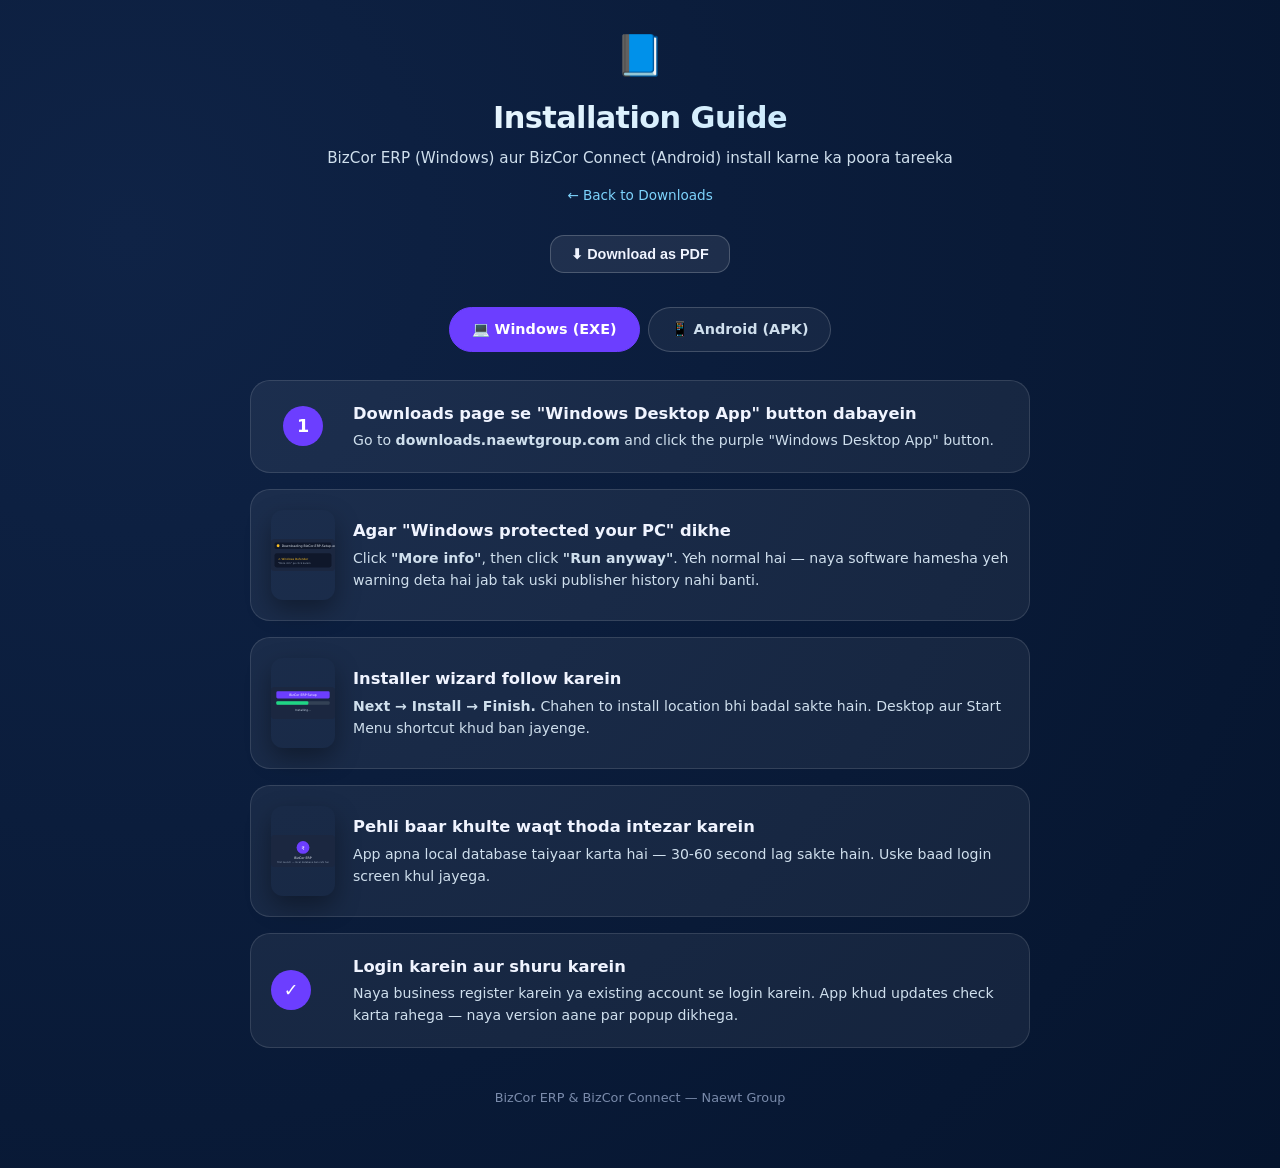
<file: downloads/guide/index.html>
<!DOCTYPE html>
<html lang="en">
<head>
  <meta charset="UTF-8">
  <meta name="viewport" content="width=device-width, initial-scale=1.0, viewport-fit=cover">
  <title>Install Guide — BizCor ERP &amp; Connect | Naewt Group</title>
  <meta name="description" content="Step-by-step installation guide for BizCor ERP (Windows) and BizCor Connect (Android).">
  <link rel="icon" href="../../favicon.svg" type="image/svg+xml">
  <style>
    * { margin: 0; padding: 0; box-sizing: border-box; }
    body {
      font-family: system-ui, 'Segoe UI', 'Inter', 'Helvetica Neue', sans-serif;
      background: radial-gradient(circle at 10% 20%, rgb(15, 35, 70), rgb(5, 20, 45));
      color: #f0f4ff;
      line-height: 1.55;
      min-height: 100vh;
      padding: 24px 16px 60px;
    }
    .wrap { max-width: 780px; margin: 0 auto; }

    .top { text-align: center; margin-bottom: 28px; }
    .top .logo { font-size: 40px; margin-bottom: 8px; }
    .top h1 {
      font-size: 1.9rem; font-weight: 800; letter-spacing: -0.02em;
      background: linear-gradient(135deg, #FFF, #b6e1fc);
      -webkit-background-clip: text; background-clip: text; color: transparent;
      margin-bottom: 6px;
    }
    .top p { color: #cfdfed; font-size: 0.95rem; }
    .top .back { display: inline-block; margin-top: 14px; color: #7dd3fc; text-decoration: none; font-size: 0.85rem; }
    .top .back:hover { text-decoration: underline; }

    .actions { display: flex; gap: 10px; justify-content: center; margin: 18px 0 34px; flex-wrap: wrap; }
    .pdfbtn {
      display: inline-flex; align-items: center; gap: 8px;
      padding: 10px 20px; border-radius: 14px; font-weight: 700; font-size: 0.9rem;
      border: 1px solid rgba(255,255,255,0.2); cursor: pointer;
      background: rgba(255,255,255,0.08); color: #f0f4ff; text-decoration: none;
    }
    .pdfbtn:hover { background: rgba(255,255,255,0.15); }

    .tabs { display: flex; gap: 8px; justify-content: center; margin-bottom: 28px; }
    .tab {
      padding: 10px 22px; border-radius: 30px; font-weight: 700; font-size: 0.9rem;
      border: 1px solid rgba(255,255,255,0.18); cursor: pointer; background: rgba(255,255,255,0.05); color: #cfdfed;
    }
    .tab.active.exe { background: #6c3eff; border-color: #6c3eff; color: white; }
    .tab.active.apk { background: #1fd685; border-color: #1fd685; color: #06281a; }

    .section { display: none; }
    .section.active { display: block; }

    .step {
      display: grid; grid-template-columns: 64px 1fr; gap: 18px;
      background: rgba(255,255,255,0.06); border: 1px solid rgba(255,255,255,0.12);
      border-radius: 20px; padding: 20px; margin-bottom: 16px;
      align-items: center;
    }
    .stepnum {
      width: 40px; height: 40px; border-radius: 50%;
      display: flex; align-items: center; justify-content: center;
      font-weight: 800; font-size: 1.1rem; color: white;
      background: #6c3eff;
    }
    .apk .stepnum { background: #1fd685; color: #06281a; }
    .stepart { display: flex; align-items: center; justify-content: center; }
    .stepbody h3 { font-size: 1.02rem; margin-bottom: 4px; }
    .stepbody p { color: #cfdfed; font-size: 0.88rem; }
    .stepbody p.hi { color: #b6e1fc; font-size: 0.85rem; margin-top: 3px; }

    .mock { border-radius: 12px; overflow: hidden; box-shadow: 0 10px 24px rgba(0,0,0,0.35); }

    footer { text-align: center; margin-top: 40px; color: #7a8bab; font-size: 0.8rem; }

    @media print {
      body { background: white; color: #111; padding: 0; }
      .top .logo, .actions, .tabs .tab:not(.active) { display: none !important; }
      .tabs { display: none; }
      .section { display: block !important; margin-bottom: 40px; }
      .section h2.platform-title { display: block !important; }
      .step { break-inside: avoid; background: #f5f7fb; border: 1px solid #ddd; }
      .stepbody p, .top p { color: #333; }
      .top h1 { -webkit-text-fill-color: #111; background: none; color: #111; }
      a.back { display: none; }
    }
    .platform-title { display: none; font-size: 1.3rem; font-weight: 800; margin: 30px 0 16px; }
    @media print { .platform-title { display: block; } }
  </style>
</head>
<body>
  <div class="wrap">
    <div class="top">
      <div class="logo">📘</div>
      <h1>Installation Guide</h1>
      <p>BizCor ERP (Windows) aur BizCor Connect (Android) install karne ka poora tareeka</p>
      <a class="back" href="../">← Back to Downloads</a>
    </div>

    <div class="actions">
      <button class="pdfbtn" onclick="window.print()">⬇ Download as PDF</button>
    </div>

    <div class="tabs">
      <div class="tab active exe" id="tabExeBtn" onclick="showTab('exe')">💻 Windows (EXE)</div>
      <div class="tab apk" id="tabApkBtn" onclick="showTab('apk')">📱 Android (APK)</div>
    </div>

    <!-- ===================== EXE ===================== -->
    <div class="section exe active" id="secExe">
      <h2 class="platform-title">💻 Windows Desktop App (EXE)</h2>

      <div class="step exe">
        <div class="stepart">
          <div class="stepnum">1</div>
        </div>
        <div class="stepbody">
          <h3>Downloads page se "Windows Desktop App" button dabayein</h3>
          <p>Go to <b>downloads.naewtgroup.com</b> and click the purple "Windows Desktop App" button.</p>
        </div>
      </div>
      <div class="step exe">
        <div class="stepart">
          <svg class="mock" width="180" height="90" viewBox="0 0 180 90">
            <rect width="180" height="90" rx="10" fill="#1b2740"/>
            <rect x="10" y="10" width="160" height="18" rx="4" fill="#0f172a"/>
            <circle cx="20" cy="19" r="4" fill="#fbbf24"/>
            <text x="30" y="23" font-size="9" fill="#e2e8f0" font-family="system-ui">Downloading BizCor-ERP-Setup.exe</text>
            <rect x="10" y="40" width="160" height="40" rx="6" fill="#0f172a"/>
            <text x="20" y="58" font-size="8" fill="#fbbf24" font-family="system-ui">⚠ Windows Defender</text>
            <text x="20" y="70" font-size="7" fill="#94a3b8" font-family="system-ui">"More info" pe click karein</text>
          </svg>
        </div>
        <div class="stepbody">
          <h3>Agar "Windows protected your PC" dikhe</h3>
          <p>Click <b>"More info"</b>, then click <b>"Run anyway"</b>. Yeh normal hai — naya software hamesha yeh warning deta hai jab tak uski publisher history nahi banti.</p>
        </div>
      </div>
      <div class="step exe">
        <div class="stepart">
          <svg class="mock" width="180" height="90" viewBox="0 0 180 90">
            <rect width="180" height="90" rx="10" fill="#1b2740"/>
            <rect x="15" y="12" width="150" height="20" rx="4" fill="#6c3eff"/>
            <text x="90" y="26" font-size="9" fill="white" text-anchor="middle" font-family="system-ui">BizCor ERP Setup</text>
            <rect x="15" y="40" width="150" height="10" rx="3" fill="#334155"/>
            <rect x="15" y="40" width="90" height="10" rx="3" fill="#1fd685"/>
            <text x="90" y="68" font-size="8" fill="#cfdfed" text-anchor="middle" font-family="system-ui">Installing...</text>
          </svg>
        </div>
        <div class="stepbody">
          <h3>Installer wizard follow karein</h3>
          <p><b>Next → Install → Finish.</b> Chahen to install location bhi badal sakte hain. Desktop aur Start Menu shortcut khud ban jayenge.</p>
        </div>
      </div>
      <div class="step exe">
        <div class="stepart">
          <svg class="mock" width="180" height="90" viewBox="0 0 180 90">
            <rect width="180" height="90" rx="10" fill="#1b2740"/>
            <circle cx="90" cy="35" r="18" fill="#6c3eff"/>
            <text x="90" y="41" font-size="14" fill="white" text-anchor="middle" font-family="system-ui">₹</text>
            <text x="90" y="68" font-size="9" fill="#f0f4ff" text-anchor="middle" font-family="system-ui">BizCor ERP</text>
            <text x="90" y="80" font-size="7" fill="#94a3b8" text-anchor="middle" font-family="system-ui">first launch — local database ban rahi hai</text>
          </svg>
        </div>
        <div class="stepbody">
          <h3>Pehli baar khulte waqt thoda intezar karein</h3>
          <p>App apna local database taiyaar karta hai — 30-60 second lag sakte hain. Uske baad login screen khul jayega.</p>
        </div>
      </div>
      <div class="step exe">
        <div class="stepnum">✓</div>
        <div class="stepbody">
          <h3>Login karein aur shuru karein</h3>
          <p>Naya business register karein ya existing account se login karein. App khud updates check karta rahega — naya version aane par popup dikhega.</p>
        </div>
      </div>
    </div>

    <!-- ===================== APK ===================== -->
    <div class="section apk" id="secApk">
      <h2 class="platform-title">📱 Android Mobile App (APK) — BizCor Connect</h2>

      <div class="step apk">
        <div class="stepart">
          <div class="stepnum">1</div>
        </div>
        <div class="stepbody">
          <h3>Phone ke browser mein downloads page kholein</h3>
          <p>Apne phone ke Chrome browser mein <b>downloads.naewtgroup.com</b> kholein aur green "Android Mobile App" button dabayein.</p>
        </div>
      </div>
      <div class="step apk">
        <div class="stepart">
          <svg class="mock" width="140" height="100" viewBox="0 0 140 100">
            <rect width="140" height="100" rx="14" fill="#0f172a"/>
            <rect x="10" y="10" width="120" height="80" rx="8" fill="#1b2740"/>
            <circle cx="70" cy="35" r="12" fill="#1fd685"/>
            <text x="70" y="40" font-size="12" fill="#06281a" text-anchor="middle">!</text>
            <text x="70" y="60" font-size="7" fill="#f0f4ff" text-anchor="middle" font-family="system-ui">Install unknown apps</text>
            <rect x="30" y="70" width="80" height="14" rx="7" fill="#1fd685"/>
            <text x="70" y="80" font-size="7" fill="#06281a" text-anchor="middle" font-family="system-ui">Allow</text>
          </svg>
        </div>
        <div class="stepbody">
          <h3>"Install unknown apps" permission maango to Allow karein</h3>
          <p>Android puchega ke Chrome (ya jo bhi browser use kiya) se apps install karne ki ijazat do — <b>"Allow"</b> ya <b>"Settings"</b> pe jaake iss ek app ke liye on kar dein. Yeh sirf pehli baar hoga.</p>
        </div>
      </div>
      <div class="step apk">
        <div class="stepart">
          <svg class="mock" width="140" height="100" viewBox="0 0 140 100">
            <rect width="140" height="100" rx="14" fill="#0f172a"/>
            <rect x="10" y="10" width="120" height="80" rx="8" fill="#1b2740"/>
            <rect x="45" y="22" width="50" height="50" rx="12" fill="#6c3eff"/>
            <text x="70" y="52" font-size="10" fill="white" text-anchor="middle" font-family="system-ui">BC</text>
            <rect x="30" y="76" width="80" height="14" rx="7" fill="#6c3eff"/>
            <text x="70" y="86" font-size="7" fill="white" text-anchor="middle" font-family="system-ui">Install</text>
          </svg>
        </div>
        <div class="stepbody">
          <h3>"Install" par tap karein</h3>
          <p>BizCor Connect ka icon aur naam dikhega — <b>"Install"</b> dabayein. Kuch second mein install ho jayega.</p>
        </div>
      </div>
      <div class="step apk">
        <div class="stepart">
          <svg class="mock" width="140" height="100" viewBox="0 0 140 100">
            <rect width="140" height="100" rx="14" fill="#0f172a"/>
            <rect x="10" y="10" width="120" height="80" rx="8" fill="#1b2740"/>
            <circle cx="70" cy="40" r="16" fill="#1fd685"/>
            <text x="70" y="46" font-size="14" fill="#06281a" text-anchor="middle">✓</text>
            <text x="70" y="70" font-size="8" fill="#f0f4ff" text-anchor="middle" font-family="system-ui">App installed</text>
          </svg>
        </div>
        <div class="stepbody">
          <h3>"Open" dabayein</h3>
          <p>Install poora hone par <b>"Open"</b> button dabayein, ya home screen se BizCor Connect icon dhoond kar kholein.</p>
        </div>
      </div>
      <div class="step apk">
        <div class="stepnum">✓</div>
        <div class="stepbody">
          <h3>Mobile number aur PIN se login karein</h3>
          <p>Apna mobile number daalein — pehli baar ke liye default PIN <b>1234</b> hoga. Login karte hi apna PIN foran badal lein (Profile screen se).</p>
        </div>
      </div>
    </div>

    <footer>BizCor ERP &amp; BizCor Connect — Naewt Group</footer>
  </div>

  <script>
    function showTab(name) {
      document.getElementById('secExe').classList.toggle('active', name === 'exe');
      document.getElementById('secApk').classList.toggle('active', name === 'apk');
      document.getElementById('tabExeBtn').classList.toggle('active', name === 'exe');
      document.getElementById('tabApkBtn').classList.toggle('active', name === 'apk');
    }
  </script>
</body>
</html>
</file>
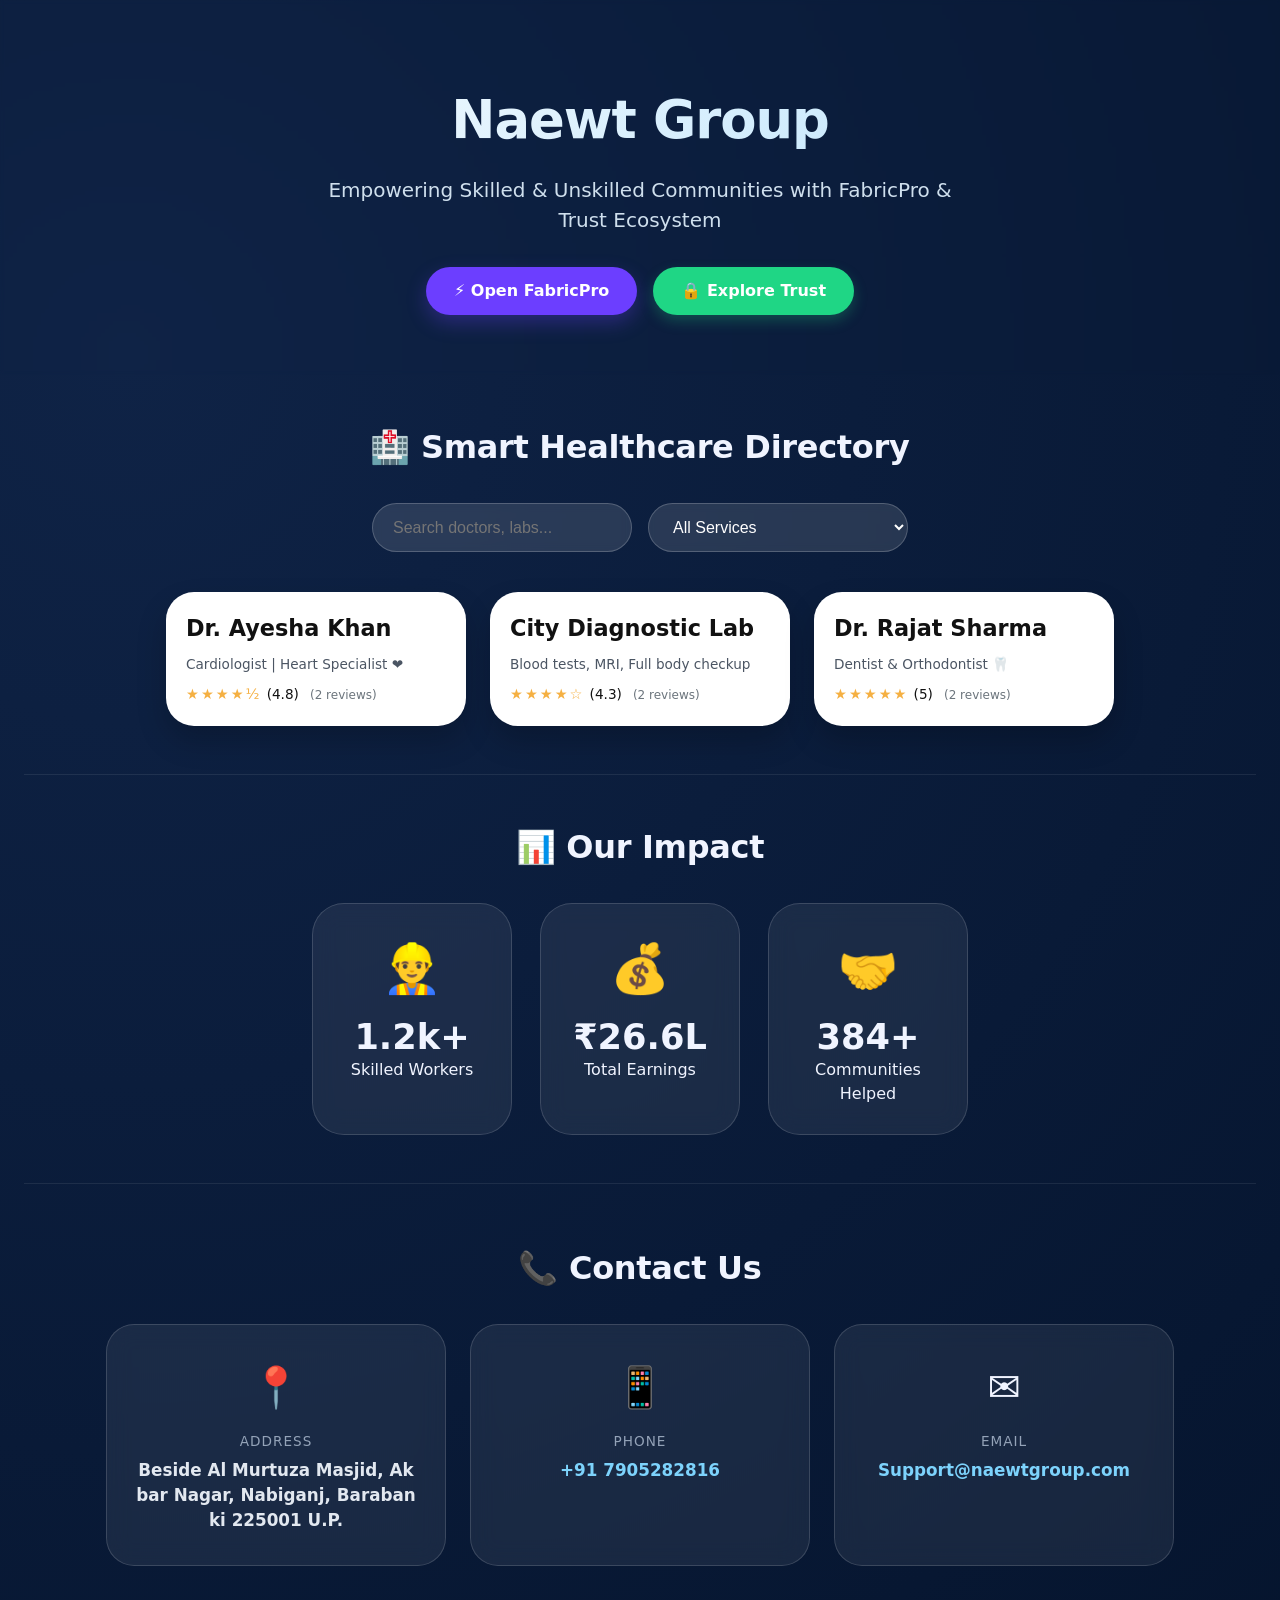
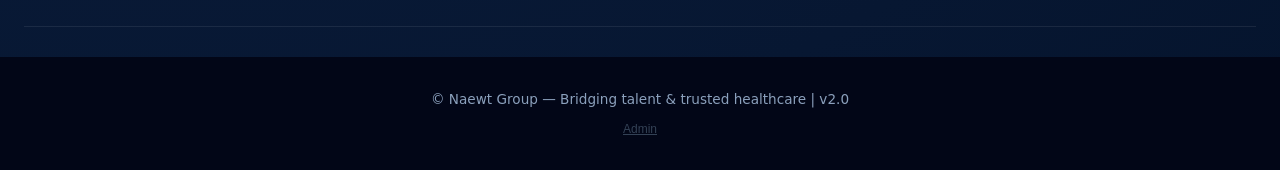
<file: index.backup.html>
<!DOCTYPE html>
<html lang="en">
<head>
  <meta charset="UTF-8">
  <meta name="viewport" content="width=device-width, initial-scale=1.0, viewport-fit=cover">
  <title>Naewt Group | Smart Healthcare & Workforce Hub</title>
  <meta name="description" content="Naewt Group connects skilled & unskilled workers with FabricPro, and offers a trusted healthcare directory with real ratings & reviews.">
  <script>
    if (location.hostname === "downloads.naewtgroup.com" && !location.pathname.startsWith("/downloads")) {
      location.replace("/downloads/");
    }
  </script>
  <style>
    * { margin: 0; padding: 0; box-sizing: border-box; }
    body {
      font-family: system-ui, 'Segoe UI', 'Inter', 'Helvetica Neue', sans-serif;
      background: radial-gradient(circle at 10% 20%, rgb(15, 35, 70), rgb(5, 20, 45));
      color: #f0f4ff;
      line-height: 1.5;
      scroll-behavior: smooth;
    }
    .container { max-width: 1280px; margin: 0 auto; padding: 0 24px; }
    .hero { text-align: center; padding: 80px 20px 60px; backdrop-filter: blur(2px); }
    .hero h1 {
      font-size: 3.3rem; font-weight: 800; letter-spacing: -0.02em;
      background: linear-gradient(135deg, #FFF, #b6e1fc);
      -webkit-background-clip: text; background-clip: text; color: transparent; margin-bottom: 1rem;
    }
    .hero p { font-size: 1.25rem; color: #cfdfed; max-width: 650px; margin: 0 auto 2rem; }
    .btn-group { display: flex; flex-wrap: wrap; justify-content: center; gap: 16px; }
    .btn {
      display: inline-block; padding: 12px 28px; border-radius: 48px; font-weight: 600;
      font-size: 1rem; border: none; cursor: pointer; transition: all 0.25s ease;
      text-decoration: none; background: rgba(255,255,255,0.1); backdrop-filter: blur(4px);
      color: white; border: 1px solid rgba(255,255,255,0.2);
    }
    .btn-primary { background: #6c3eff; box-shadow: 0 8px 20px rgba(108,62,255,0.3); border: none; }
    .btn-primary:hover { background: #5a2be0; transform: translateY(-3px); box-shadow: 0 15px 25px -8px rgba(108,62,255,0.5); }
    .btn-secondary { background: #1fd685; border: none; box-shadow: 0 6px 14px rgba(31,214,133,0.25); }
    .btn-secondary:hover { background: #16bc74; transform: translateY(-3px); }
    .section { padding: 48px 0; border-bottom: 1px solid rgba(255,255,255,0.08); }
    .section-title { font-size: 2rem; font-weight: 700; margin-bottom: 2rem; text-align: center; letter-spacing: -0.3px; }
    .impact-grid { display: flex; flex-wrap: wrap; justify-content: center; gap: 28px; margin-top: 20px; }
    .stat-card {
      background: rgba(255,255,255,0.07); backdrop-filter: blur(12px); border-radius: 32px;
      padding: 28px 20px; width: 200px; text-align: center; transition: 0.2s;
      border: 1px solid rgba(255,255,255,0.15);
    }
    .stat-card:hover { transform: translateY(-6px); background: rgba(255,255,255,0.12); }
    .stat-emoji { font-size: 3rem; margin-bottom: 12px; }
    .stat-number { font-size: 2.2rem; font-weight: 800; line-height: 1.2; }
    .search-panel { display: flex; flex-wrap: wrap; gap: 16px; justify-content: center; margin-bottom: 40px; }
    .search-input, .filter-select {
      padding: 14px 20px; border-radius: 60px; border: none;
      background: rgba(255,255,255,0.12); backdrop-filter: blur(4px); color: white;
      font-size: 1rem; width: 260px; outline: none; transition: 0.2s;
      border: 1px solid rgba(255,255,255,0.2);
    }
    .search-input:focus, .filter-select:focus { background: rgba(255,255,255,0.2); border-color: #6c3eff; }
    .filter-select option { background: #1a2a4f; color: white; }
    .directory-grid { display: flex; flex-wrap: wrap; justify-content: center; gap: 24px; }
    .provider-card {
      background: white; color: #111; width: 300px; border-radius: 28px; padding: 20px;
      cursor: pointer; transition: all 0.25s ease-in-out;
      box-shadow: 0 15px 30px rgba(0,0,0,0.2); text-align: left;
    }
    .provider-card:hover { transform: scale(1.02) translateY(-6px); box-shadow: 0 25px 40px rgba(0,0,0,0.25); }
    .card-name { font-size: 1.4rem; font-weight: 700; margin-bottom: 6px; display: flex; align-items: center; gap: 6px; }
    .card-spec { color: #4b5563; font-size: 0.85rem; margin: 8px 0; }
    .stars { color: #f5b042; letter-spacing: 2px; font-size: 0.9rem; }
    .review-count { font-size: 0.75rem; color: #6c757d; margin-left: 6px; }
    .empty-msg { text-align: center; background: rgba(0,0,0,0.4); padding: 40px; border-radius: 48px; width: 100%; }

    /* Contact Section */
    .contact-section { padding: 60px 0; border-bottom: 1px solid rgba(255,255,255,0.08); }
    .contact-grid { display: flex; flex-wrap: wrap; justify-content: center; gap: 24px; margin-top: 20px; }
    .contact-card {
      background: rgba(255,255,255,0.07); backdrop-filter: blur(12px);
      border-radius: 28px; padding: 32px 28px; min-width: 260px; max-width: 340px;
      text-align: center; border: 1px solid rgba(255,255,255,0.15);
      transition: 0.25s; flex: 1;
    }
    .contact-card:hover { transform: translateY(-5px); background: rgba(255,255,255,0.12); }
    .contact-icon { font-size: 2.5rem; margin-bottom: 14px; }
    .contact-label { font-size: 0.85rem; color: #94a3b8; text-transform: uppercase; letter-spacing: 1px; margin-bottom: 6px; }
    .contact-value { font-size: 1.05rem; font-weight: 600; color: #e2e8f0; word-break: break-all; }
    .contact-value a { color: #7dd3fc; text-decoration: none; }
    .contact-value a:hover { text-decoration: underline; }

    /* Popup modern */
    .popup {
      position: fixed; top: 0; left: 0; width: 100%; height: 100%;
      background: rgba(0,0,0,0.85); backdrop-filter: blur(8px);
      display: none; justify-content: center; align-items: center; z-index: 1000;
    }
    .popup-card {
      background: #fff; color: #1e293b; width: 90%; max-width: 500px; border-radius: 36px;
      padding: 28px 24px; position: relative; max-height: 85vh; overflow-y: auto;
      box-shadow: 0 40px 60px rgba(0,0,0,0.4);
    }
    .close-popup {
      position: absolute; top: 18px; right: 22px; background: #ef4444; border: none;
      color: white; font-weight: bold; font-size: 1.2rem; width: 34px; height: 34px;
      border-radius: 40px; cursor: pointer; transition: 0.2s;
    }
    .close-popup:hover { background: #dc2626; transform: scale(1.05); }
    .review-item {
      background: #f8fafc; border-radius: 20px; padding: 12px 16px; margin: 12px 0;
      display: flex; justify-content: space-between; align-items: center; gap: 12px;
      border-left: 4px solid #6c3eff;
    }
    .review-text { flex: 1; font-size: 0.9rem; }
    .delete-review {
      background: none; border: none; font-size: 1.2rem; cursor: pointer; color: #a0aec0;
      transition: 0.2s; padding: 4px 8px; border-radius: 30px;
    }
    .delete-review:hover { color: #e53e3e; background: #fff0f0; }
    .rating-stars-static { color: #f5b042; font-size: 0.8rem; letter-spacing: 2px; }
    .add-review-area { margin-top: 24px; background: #f1f5f9; border-radius: 24px; padding: 16px; }
    .rating-input-group { display: flex; gap: 12px; align-items: center; flex-wrap: wrap; margin: 10px 0; }
    .star-rating { display: flex; gap: 5px; direction: ltr; }
    .star-btn { font-size: 1.8rem; background: none; border: none; cursor: pointer; color: #cbd5e1; transition: 0.1s; }
    .star-btn.active { color: #fbbf24; }
    textarea { width: 100%; border-radius: 24px; border: 1px solid #e2e8f0; padding: 12px; font-family: inherit; resize: vertical; }
    .submit-review {
      background: #6c3eff; color: white; border: none; padding: 10px 20px;
      border-radius: 40px; font-weight: 600; margin-top: 12px; width: 100%; cursor: pointer;
    }

    /* Admin Login Modal */
    .admin-modal {
      position: fixed; top: 0; left: 0; width: 100%; height: 100%;
      background: rgba(0,0,0,0.9); backdrop-filter: blur(10px);
      display: none; justify-content: center; align-items: center; z-index: 2000;
    }
    .admin-modal-card {
      background: #0f172a; border: 1px solid rgba(108,62,255,0.4); color: #f0f4ff;
      width: 90%; max-width: 420px; border-radius: 32px; padding: 36px 28px;
      position: relative; box-shadow: 0 40px 80px rgba(0,0,0,0.6);
    }
    .admin-modal-card h2 { text-align: center; margin-bottom: 8px; font-size: 1.6rem; }
    .admin-modal-card p { text-align: center; color: #94a3b8; font-size: 0.9rem; margin-bottom: 24px; }
    .admin-input {
      width: 100%; padding: 14px 18px; border-radius: 20px; border: 1px solid rgba(255,255,255,0.15);
      background: rgba(255,255,255,0.07); color: white; font-size: 1rem; outline: none;
      margin-bottom: 14px; transition: 0.2s;
    }
    .admin-input:focus { border-color: #6c3eff; background: rgba(255,255,255,0.12); }
    .admin-input-label { font-size: 0.8rem; color: #94a3b8; margin-bottom: 6px; display: block; }
    .btn-admin-login {
      width: 100%; padding: 14px; background: #6c3eff; color: white; border: none;
      border-radius: 20px; font-size: 1rem; font-weight: 700; cursor: pointer; transition: 0.2s;
    }
    .btn-admin-login:hover { background: #5a2be0; }
    .admin-error { color: #f87171; font-size: 0.85rem; text-align: center; margin-top: 10px; display: none; }
    .close-admin { position: absolute; top: 16px; right: 20px; background: none; border: none; color: #94a3b8; font-size: 1.5rem; cursor: pointer; }
    .close-admin:hover { color: white; }

    /* Admin Panel Modal */
    .admin-panel-modal {
      position: fixed; top: 0; left: 0; width: 100%; height: 100%;
      background: rgba(0,0,0,0.9); backdrop-filter: blur(10px);
      display: none; justify-content: center; align-items: flex-start;
      z-index: 3000; overflow-y: auto; padding: 20px 0;
    }
    .admin-panel-card {
      background: #0f172a; border: 1px solid rgba(108,62,255,0.4); color: #f0f4ff;
      width: 90%; max-width: 560px; border-radius: 32px; padding: 36px 28px;
      margin: auto; box-shadow: 0 40px 80px rgba(0,0,0,0.6);
    }
    .admin-panel-card h2 { text-align: center; margin-bottom: 4px; font-size: 1.6rem; }
    .admin-panel-card .subtitle { text-align: center; color: #94a3b8; font-size: 0.85rem; margin-bottom: 28px; }
    .field-group { margin-bottom: 20px; }
    .field-label { font-size: 0.8rem; color: #7dd3fc; text-transform: uppercase; letter-spacing: 0.8px; margin-bottom: 8px; display: block; }
    .field-input {
      width: 100%; padding: 14px 18px; border-radius: 16px; border: 1px solid rgba(255,255,255,0.12);
      background: rgba(255,255,255,0.06); color: white; font-size: 0.95rem; outline: none;
      transition: 0.2s; font-family: inherit;
    }
    .field-input:focus { border-color: #6c3eff; background: rgba(255,255,255,0.1); }
    .btn-save-admin {
      width: 100%; padding: 15px; background: linear-gradient(135deg, #6c3eff, #3b82f6);
      color: white; border: none; border-radius: 20px; font-size: 1rem; font-weight: 700;
      cursor: pointer; transition: 0.2s; margin-top: 8px;
    }
    .btn-save-admin:hover { opacity: 0.9; transform: translateY(-2px); }
    .btn-logout-admin {
      width: 100%; padding: 12px; background: rgba(239,68,68,0.15); color: #f87171;
      border: 1px solid rgba(239,68,68,0.3); border-radius: 20px; font-size: 0.9rem;
      font-weight: 600; cursor: pointer; transition: 0.2s; margin-top: 12px;
    }
    .btn-logout-admin:hover { background: rgba(239,68,68,0.25); }
    .save-success { color: #4ade80; font-size: 0.9rem; text-align: center; margin-top: 12px; display: none; }

    /* Footer */
    .footer { text-align: center; padding: 32px; background: #020617; margin-top: 30px; font-size: 0.85rem; color: #8ba0bc; }
    .admin-login-btn {
      background: none; border: none; color: #334155; font-size: 0.75rem; cursor: pointer;
      margin-top: 12px; transition: 0.2s; text-decoration: underline;
    }
    .admin-login-btn:hover { color: #64748b; }

    @media (max-width: 680px) {
      .hero h1 { font-size: 2.2rem; }
      .container { padding: 0 16px; }
      .stat-card { width: 150px; }
      .provider-card { width: 100%; max-width: 340px; }
      .contact-card { min-width: unset; width: 100%; }
    }
  </style>
</head>
<body>

<div class="hero">
  <div class="container">
    <h1 id="siteTitle">Naewt Group</h1>
    <p id="siteTagline">Empowering Skilled & Unskilled Communities with FabricPro & Trust Ecosystem</p>
    <div class="btn-group">
      <a href="https://fab.naewtgroup.com" target="_blank" rel="noopener noreferrer" class="btn btn-primary">⚡ Open FabricPro</a>
      <a href="https://trust.naewtgroup.com" target="_blank" rel="noopener noreferrer" class="btn btn-secondary">🔒 Explore Trust</a>
    </div>
  </div>
</div>

<div class="container">
  <!-- Healthcare Directory Section -->
  <div class="section">
    <h2 class="section-title">🏥 Smart Healthcare Directory</h2>
    <div class="search-panel">
      <input type="text" id="searchInput" class="search-input" placeholder="Search doctors, labs..." autocomplete="off">
      <select id="filterSelect" class="filter-select">
        <option value="all">All Services</option>
        <option value="doctor">👨‍⚕️ Doctors</option>
        <option value="lab">🧪 Labs & Diagnostics</option>
      </select>
    </div>
    <div id="directoryList" class="directory-grid"></div>
  </div>

  <!-- Our Impact Section -->
  <div class="section">
    <h2 class="section-title">📊 Our Impact</h2>
    <div class="impact-grid">
      <div class="stat-card"><div class="stat-emoji">👷‍♂️</div><div class="stat-number" data-target="1280">0+</div><div>Skilled Workers</div></div>
      <div class="stat-card"><div class="stat-emoji">💰</div><div class="stat-number" data-target="2850000">0₹</div><div>Total Earnings</div></div>
      <div class="stat-card"><div class="stat-emoji">🤝</div><div class="stat-number" data-target="384">0+</div><div>Communities Helped</div></div>
    </div>
  </div>

  <!-- Contact Section -->
  <div class="contact-section">
    <h2 class="section-title">📞 Contact Us</h2>
    <div class="contact-grid">
      <div class="contact-card">
        <div class="contact-icon">📍</div>
        <div class="contact-label">Address</div>
        <div class="contact-value" id="contactAddress">Beside Al Murtuza Masjid, Akbar Nagar, Nabiganj, Barabanki 225001 U.P.</div>
      </div>
      <div class="contact-card">
        <div class="contact-icon">📱</div>
        <div class="contact-label">Phone</div>
        <div class="contact-value"><a id="contactPhone" href="tel:+917905282816">+91 7905282816</a></div>
      </div>
      <div class="contact-card">
        <div class="contact-icon">✉️</div>
        <div class="contact-label">Email</div>
        <div class="contact-value"><a id="contactEmail" href="mailto:Support@naewtgroup.com">Support@naewtgroup.com</a></div>
      </div>
    </div>
  </div>
</div>

<footer class="footer">
  © Naewt Group — Bridging talent & trusted healthcare | v2.0
  <br>
  <button class="admin-login-btn" onclick="openAdminLogin()">Admin</button>
</footer>

<!-- Healthcare Provider POPUP -->
<div id="popupModal" class="popup">
  <div class="popup-card">
    <button class="close-popup" id="closePopupBtn">✕</button>
    <h2 id="popupName" style="margin-top: 0;">Name</h2>
    <p id="popupSpec" style="color: #4b5563;"></p>
    <div id="popupRatingArea" style="margin: 8px 0 12px;"></div>
    <h4>📝 Community Reviews</h4>
    <div id="popupReviewsList" style="max-height: 280px; overflow-y: auto; margin: 12px 0;"></div>
    <div class="add-review-area">
      <strong>✍️ Leave your rating & review</strong>
      <div class="rating-input-group">
        <span>Your rating:</span>
        <div id="starSelector" class="star-rating"></div>
      </div>
      <textarea id="reviewTextArea" rows="2" placeholder="Share your experience... (min 2 characters)"></textarea>
      <button id="submitReviewBtn" class="submit-review">✅ Submit Review</button>
    </div>
  </div>
</div>

<!-- Admin Login Modal -->
<div id="adminLoginModal" class="admin-modal">
  <div class="admin-modal-card">
    <button class="close-admin" onclick="closeAdminLogin()">✕</button>
    <h2>🔐 Admin Login</h2>
    <p>Enter password to access admin panel</p>
    <label class="admin-input-label">Password</label>
    <input type="password" id="adminPasswordInput" class="admin-input" placeholder="Enter admin password" onkeydown="if(event.key==='Enter') checkAdminLogin()">
    <button class="btn-admin-login" onclick="checkAdminLogin()">Login →</button>
    <div class="admin-error" id="adminError">❌ Wrong password. Try again.</div>
  </div>
</div>

<!-- Admin Panel Modal -->
<div id="adminPanelModal" class="admin-panel-modal">
  <div class="admin-panel-card">
    <h2>⚙️ Admin Panel</h2>
    <p class="subtitle">Edit your site contact details below</p>

    <div class="field-group">
      <label class="field-label">Company Name</label>
      <input type="text" id="editTitle" class="field-input" placeholder="Naewt Group">
    </div>
    <div class="field-group">
      <label class="field-label">Tagline / Description</label>
      <textarea id="editTagline" class="field-input" rows="2" placeholder="Your company tagline..."></textarea>
    </div>
    <div class="field-group">
      <label class="field-label">Address</label>
      <textarea id="editAddress" class="field-input" rows="3" placeholder="Full address..."></textarea>
    </div>
    <div class="field-group">
      <label class="field-label">Phone Number</label>
      <input type="text" id="editPhone" class="field-input" placeholder="+91 XXXXXXXXXX">
    </div>
    <div class="field-group">
      <label class="field-label">Email Address</label>
      <input type="email" id="editEmail" class="field-input" placeholder="email@example.com">
    </div>

    <button class="btn-save-admin" onclick="saveAdminChanges()">💾 Save Changes</button>
    <div class="save-success" id="saveSuccess">✅ Changes saved successfully!</div>
    <button class="btn-logout-admin" onclick="logoutAdmin()">🚪 Logout</button>
  </div>
</div>

<script>
  // ========== CONTACT DATA ==========
  const DEFAULT_CONTACT = {
    title: "Naewt Group",
    tagline: "Empowering Skilled & Unskilled Communities with FabricPro & Trust Ecosystem",
    address: "Beside Al Murtuza Masjid, Akbar Nagar, Nabiganj, Barabanki 225001 U.P.",
    phone: "+91 7905282816",
    email: "Support@naewtgroup.com"
  };

  function loadContactData() {
    const raw = localStorage.getItem("naewt_contact_v1");
    if (!raw) return DEFAULT_CONTACT;
    try { return { ...DEFAULT_CONTACT, ...JSON.parse(raw) }; }
    catch(e) { return DEFAULT_CONTACT; }
  }

  function applyContactData() {
    const d = loadContactData();
    const titleEl = document.getElementById("siteTitle");
    const taglineEl = document.getElementById("siteTagline");
    const addrEl = document.getElementById("contactAddress");
    const phoneEl = document.getElementById("contactPhone");
    const emailEl = document.getElementById("contactEmail");
    if (titleEl) titleEl.textContent = d.title;
    if (taglineEl) taglineEl.textContent = d.tagline;
    if (addrEl) addrEl.textContent = d.address;
    if (phoneEl) { phoneEl.textContent = d.phone; phoneEl.href = "tel:" + d.phone.replace(/\s/g, ''); }
    if (emailEl) { emailEl.textContent = d.email; emailEl.href = "mailto:" + d.email; }
    document.title = d.title + " | Smart Healthcare & Workforce Hub";
  }

  // ========== ADMIN AUTH ==========
  const ADMIN_PASS = "@Nafees2816@";

  function openAdminLogin() {
    document.getElementById("adminPasswordInput").value = "";
    document.getElementById("adminError").style.display = "none";
    document.getElementById("adminLoginModal").style.display = "flex";
    setTimeout(() => document.getElementById("adminPasswordInput").focus(), 100);
  }

  function closeAdminLogin() {
    document.getElementById("adminLoginModal").style.display = "none";
  }

  function checkAdminLogin() {
    const val = document.getElementById("adminPasswordInput").value;
    if (val === ADMIN_PASS) {
      closeAdminLogin();
      openAdminPanel();
    } else {
      document.getElementById("adminError").style.display = "block";
      document.getElementById("adminPasswordInput").value = "";
      document.getElementById("adminPasswordInput").focus();
    }
  }

  function openAdminPanel() {
    const d = loadContactData();
    document.getElementById("editTitle").value = d.title;
    document.getElementById("editTagline").value = d.tagline;
    document.getElementById("editAddress").value = d.address;
    document.getElementById("editPhone").value = d.phone;
    document.getElementById("editEmail").value = d.email;
    document.getElementById("saveSuccess").style.display = "none";
    document.getElementById("adminPanelModal").style.display = "flex";
  }

  function saveAdminChanges() {
    const data = {
      title: document.getElementById("editTitle").value.trim() || DEFAULT_CONTACT.title,
      tagline: document.getElementById("editTagline").value.trim() || DEFAULT_CONTACT.tagline,
      address: document.getElementById("editAddress").value.trim() || DEFAULT_CONTACT.address,
      phone: document.getElementById("editPhone").value.trim() || DEFAULT_CONTACT.phone,
      email: document.getElementById("editEmail").value.trim() || DEFAULT_CONTACT.email,
    };
    localStorage.setItem("naewt_contact_v1", JSON.stringify(data));
    applyContactData();
    const successEl = document.getElementById("saveSuccess");
    successEl.style.display = "block";
    setTimeout(() => { successEl.style.display = "none"; }, 3000);
  }

  function logoutAdmin() {
    document.getElementById("adminPanelModal").style.display = "none";
  }

  // Close modals on backdrop click
  document.getElementById("adminLoginModal").addEventListener("click", function(e) {
    if (e.target === this) closeAdminLogin();
  });
  document.getElementById("adminPanelModal").addEventListener("click", function(e) {
    if (e.target === this) logoutAdmin();
  });
  document.addEventListener("keydown", function(e) {
    if (e.key === "Escape") {
      closeAdminLogin();
      logoutAdmin();
    }
  });

  // ========== HEALTHCARE DIRECTORY ==========
  let providers = [
    { name: "Dr. Ayesha Khan", type: "doctor", spec: "Cardiologist | Heart Specialist ❤️", reviews: [{ text: "Very attentive and accurate diagnosis", rating: 5 }, { text: "Helpful staff and modern clinic", rating: 4.5 }] },
    { name: "City Diagnostic Lab", type: "lab", spec: "Blood tests, MRI, Full body checkup", reviews: [{ text: "Fast reports and affordable price", rating: 4.5 }, { text: "Clean and professional", rating: 4 }] },
    { name: "Dr. Rajat Sharma", type: "doctor", spec: "Dentist & Orthodontist 🦷", reviews: [{ text: "Painless extraction, amazing care", rating: 5 }, { text: "Friendly environment, very clean", rating: 5 }] }
  ];

  function computeAvgRating(reviews) {
    if (!reviews.length) return 0;
    return Math.round(reviews.reduce((s, r) => s + r.rating, 0) / reviews.length * 10) / 10;
  }

  function renderStarsHtml(rating) {
    const full = Math.floor(rating), half = (rating % 1) >= 0.5 ? 1 : 0;
    let stars = '★'.repeat(full) + (half ? '½' : '') + '☆'.repeat(5 - full - half);
    return `<span class="stars">${stars}</span> <span style="font-size:0.85rem;">(${rating})</span>`;
  }

  function escapeHtml(str) {
    if (!str) return '';
    return str.replace(/[&<>"']/g, m => ({'&':'&amp;','<':'&lt;','>':'&gt;','"':'&quot;',"'":'&#39;'}[m]));
  }

  function saveToLocal() { localStorage.setItem("naewt_health_data_v2", JSON.stringify(providers)); }

  function loadFromLocal() {
    const raw = localStorage.getItem("naewt_health_data_v2");
    if (!raw) return;
    try {
      const parsed = JSON.parse(raw);
      if (Array.isArray(parsed) && parsed.length) providers = parsed;
    } catch(e) {}
  }

  let currentFilter = "all", currentSearch = "";

  function renderDirectory() {
    const container = document.getElementById("directoryList");
    if (!container) return;
    const term = currentSearch.toLowerCase();
    let filtered = providers.filter(p =>
      (currentFilter === "all" || p.type === currentFilter) &&
      (p.name.toLowerCase().includes(term) || p.spec.toLowerCase().includes(term))
    );
    if (!filtered.length) {
      container.innerHTML = `<div class="empty-msg">✨ No matching providers. Try different keyword.</div>`;
      return;
    }
    container.innerHTML = filtered.map(p => {
      const avg = computeAvgRating(p.reviews), idx = providers.indexOf(p);
      return `<div class="provider-card" data-idx="${idx}">
        <div class="card-name">${escapeHtml(p.name)}</div>
        <div class="card-spec">${escapeHtml(p.spec)}</div>
        <div>${renderStarsHtml(avg)} <span class="review-count">(${p.reviews.length} reviews)</span></div>
      </div>`;
    }).join('');
    document.querySelectorAll('.provider-card').forEach(card => {
      card.addEventListener('click', () => openPopup(parseInt(card.getAttribute('data-idx'))));
    });
  }

  let activePopupIndex = 0, currentStarValue = 5;

  function buildStarSelector(el, init = 5) {
    el.innerHTML = '';
    for (let i = 1; i <= 5; i++) {
      const b = document.createElement('button');
      b.innerText = '★'; b.className = 'star-btn'; b.type = 'button';
      if (i <= init) b.classList.add('active');
      b.addEventListener('click', e => { e.preventDefault(); currentStarValue = i; updateStarUI(el, i); });
      el.appendChild(b);
    }
  }

  function updateStarUI(el, rating) {
    el.querySelectorAll('.star-btn').forEach((b, i) => b.classList.toggle('active', i < rating));
  }

  function openPopup(idx) {
    activePopupIndex = idx;
    const p = providers[idx]; if (!p) return;
    const avg = computeAvgRating(p.reviews);
    document.getElementById("popupName").innerText = p.name;
    document.getElementById("popupSpec").innerHTML = escapeHtml(p.spec);
    document.getElementById("popupRatingArea").innerHTML = `<div style="display:flex;align-items:center;gap:6px;">⭐ Average: <strong>${avg}</strong> ${renderStarsHtml(avg)}</div>`;
    const list = document.getElementById("popupReviewsList");
    if (!p.reviews.length) {
      list.innerHTML = "<p style='color:gray;'>✨ No reviews yet. Be the first!</p>";
    } else {
      list.innerHTML = p.reviews.map((r, ri) => `
        <div class="review-item">
          <div class="review-text">
            <div><span style="color:#f5b042;">${'★'.repeat(Math.floor(r.rating))}${'☆'.repeat(5-Math.floor(r.rating))}</span> <span style="font-size:0.7rem;">(${r.rating})</span></div>
            <div>"${escapeHtml(r.text)}"</div>
          </div>
          <button class="delete-review" data-ri="${ri}">🗑️</button>
        </div>`).join('');
      list.querySelectorAll('.delete-review').forEach(b => {
        b.addEventListener('click', e => { e.stopPropagation(); deleteReview(activePopupIndex, parseInt(b.getAttribute('data-ri'))); });
      });
    }
    buildStarSelector(document.getElementById("starSelector"), 5);
    document.getElementById("reviewTextArea").value = "";
    document.getElementById("popupModal").style.display = "flex";
  }

  function deleteReview(pi, ri) {
    if (providers[pi] && providers[pi].reviews[ri] !== undefined) {
      providers[pi].reviews.splice(ri, 1);
      saveToLocal(); renderDirectory(); openPopup(pi);
    }
  }

  function addReview() {
    const text = document.getElementById("reviewTextArea").value.trim();
    if (text.length < 2) { alert("Please write a meaningful review."); return; }
    if (currentStarValue < 1) { alert("Select a rating."); return; }
    providers[activePopupIndex].reviews.push({ text, rating: currentStarValue });
    saveToLocal(); renderDirectory(); openPopup(activePopupIndex);
  }

  function closePopup() { document.getElementById("popupModal").style.display = "none"; }

  // Animate stats
  function animateNumbers() {
    document.querySelectorAll('.stat-number').forEach(el => {
      const target = parseInt(el.getAttribute('data-target'));
      if (isNaN(target)) return;
      let current = 0;
      const step = Math.max(1, Math.ceil(target / 60));
      const update = () => {
        current = Math.min(current + step, target);
        if (target >= 1000000) el.innerText = '₹' + (current / 100000).toFixed(1) + 'L';
        else if (target >= 1000) el.innerText = (current / 1000).toFixed(1) + 'k+';
        else el.innerText = current + '+';
        if (current < target) requestAnimationFrame(() => setTimeout(update, 16));
      };
      update();
    });
  }

  function init() {
    applyContactData();
    loadFromLocal();
    renderDirectory();
    animateNumbers();
    document.getElementById("searchInput").addEventListener("input", e => { currentSearch = e.target.value; renderDirectory(); });
    document.getElementById("filterSelect").addEventListener("change", e => { currentFilter = e.target.value; renderDirectory(); });
    document.getElementById("closePopupBtn").addEventListener("click", closePopup);
    document.getElementById("submitReviewBtn").addEventListener("click", addReview);
    document.getElementById("popupModal").addEventListener("click", e => { if (e.target === document.getElementById("popupModal")) closePopup(); });
    document.addEventListener("keydown", e => { if (e.key === "Escape" && document.getElementById("popupModal").style.display === "flex") closePopup(); });
  }

  init();
</script>
</body>
</html>
</file>
